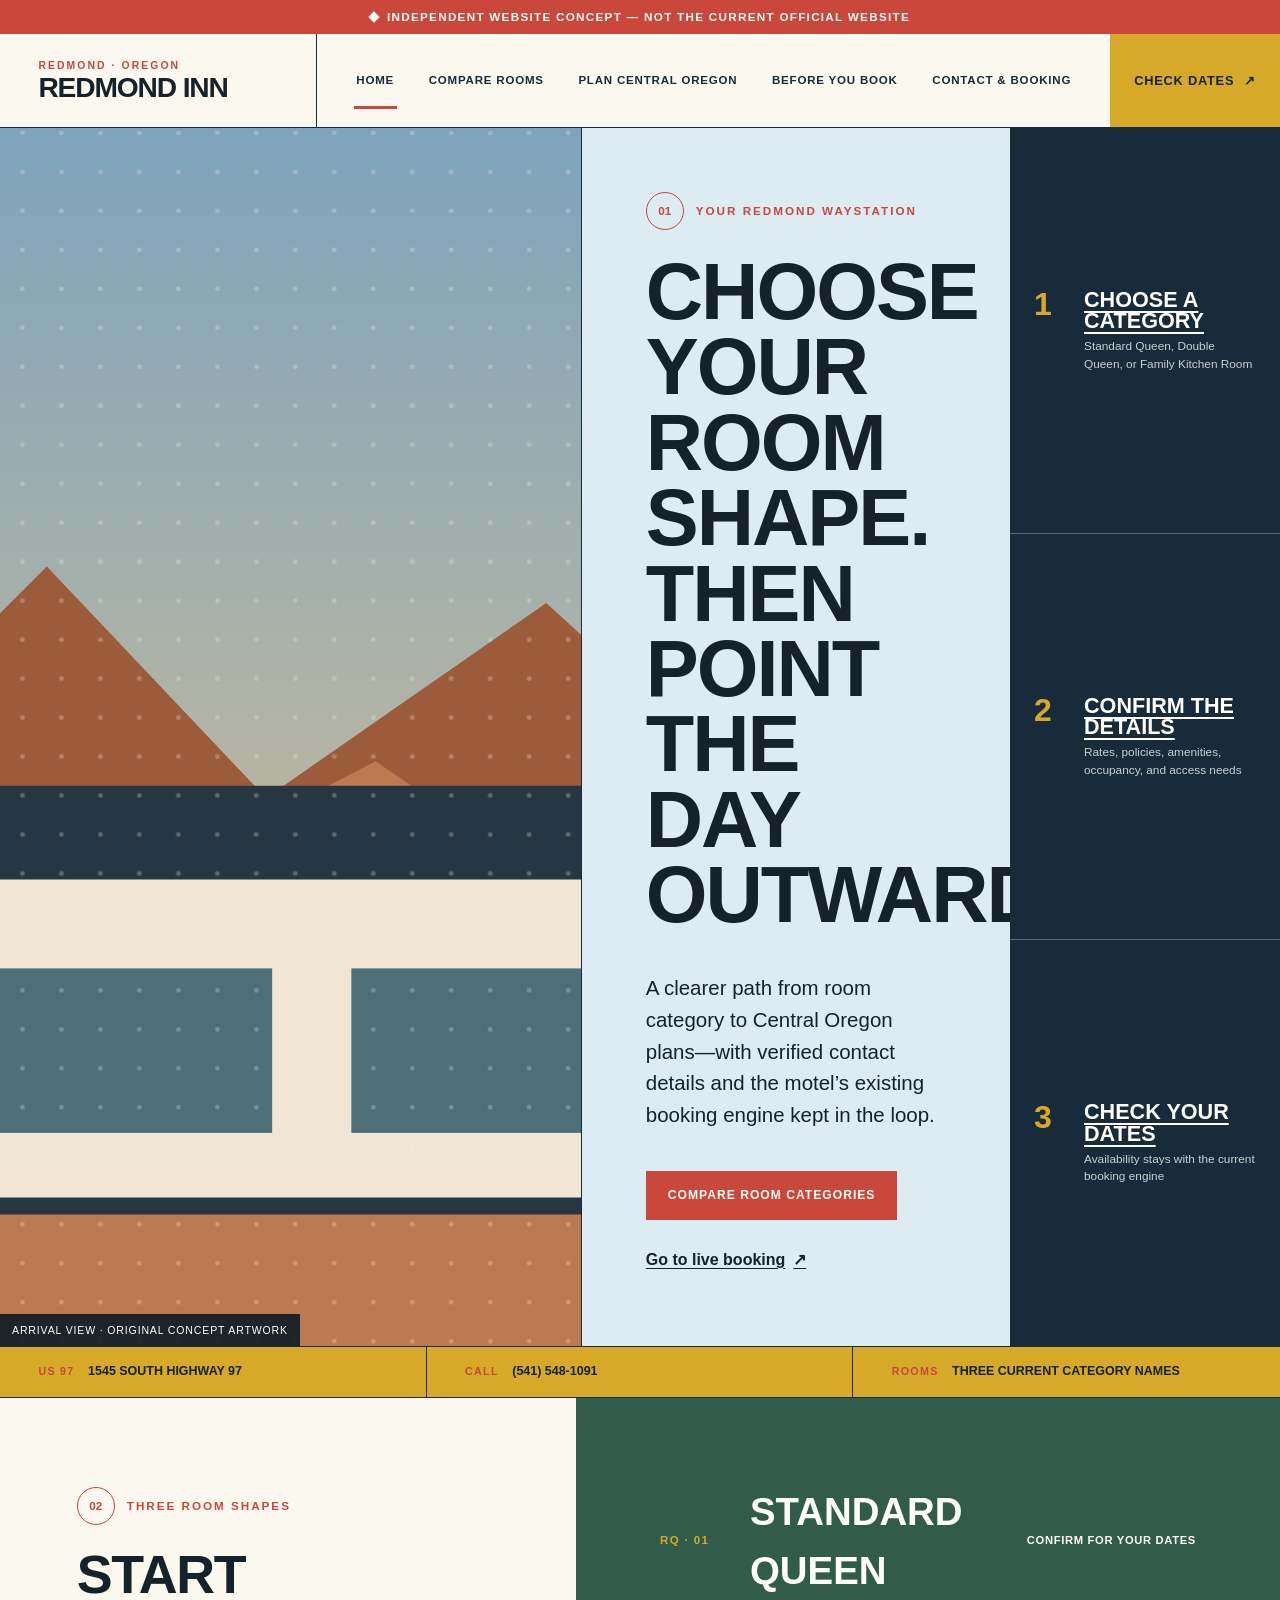
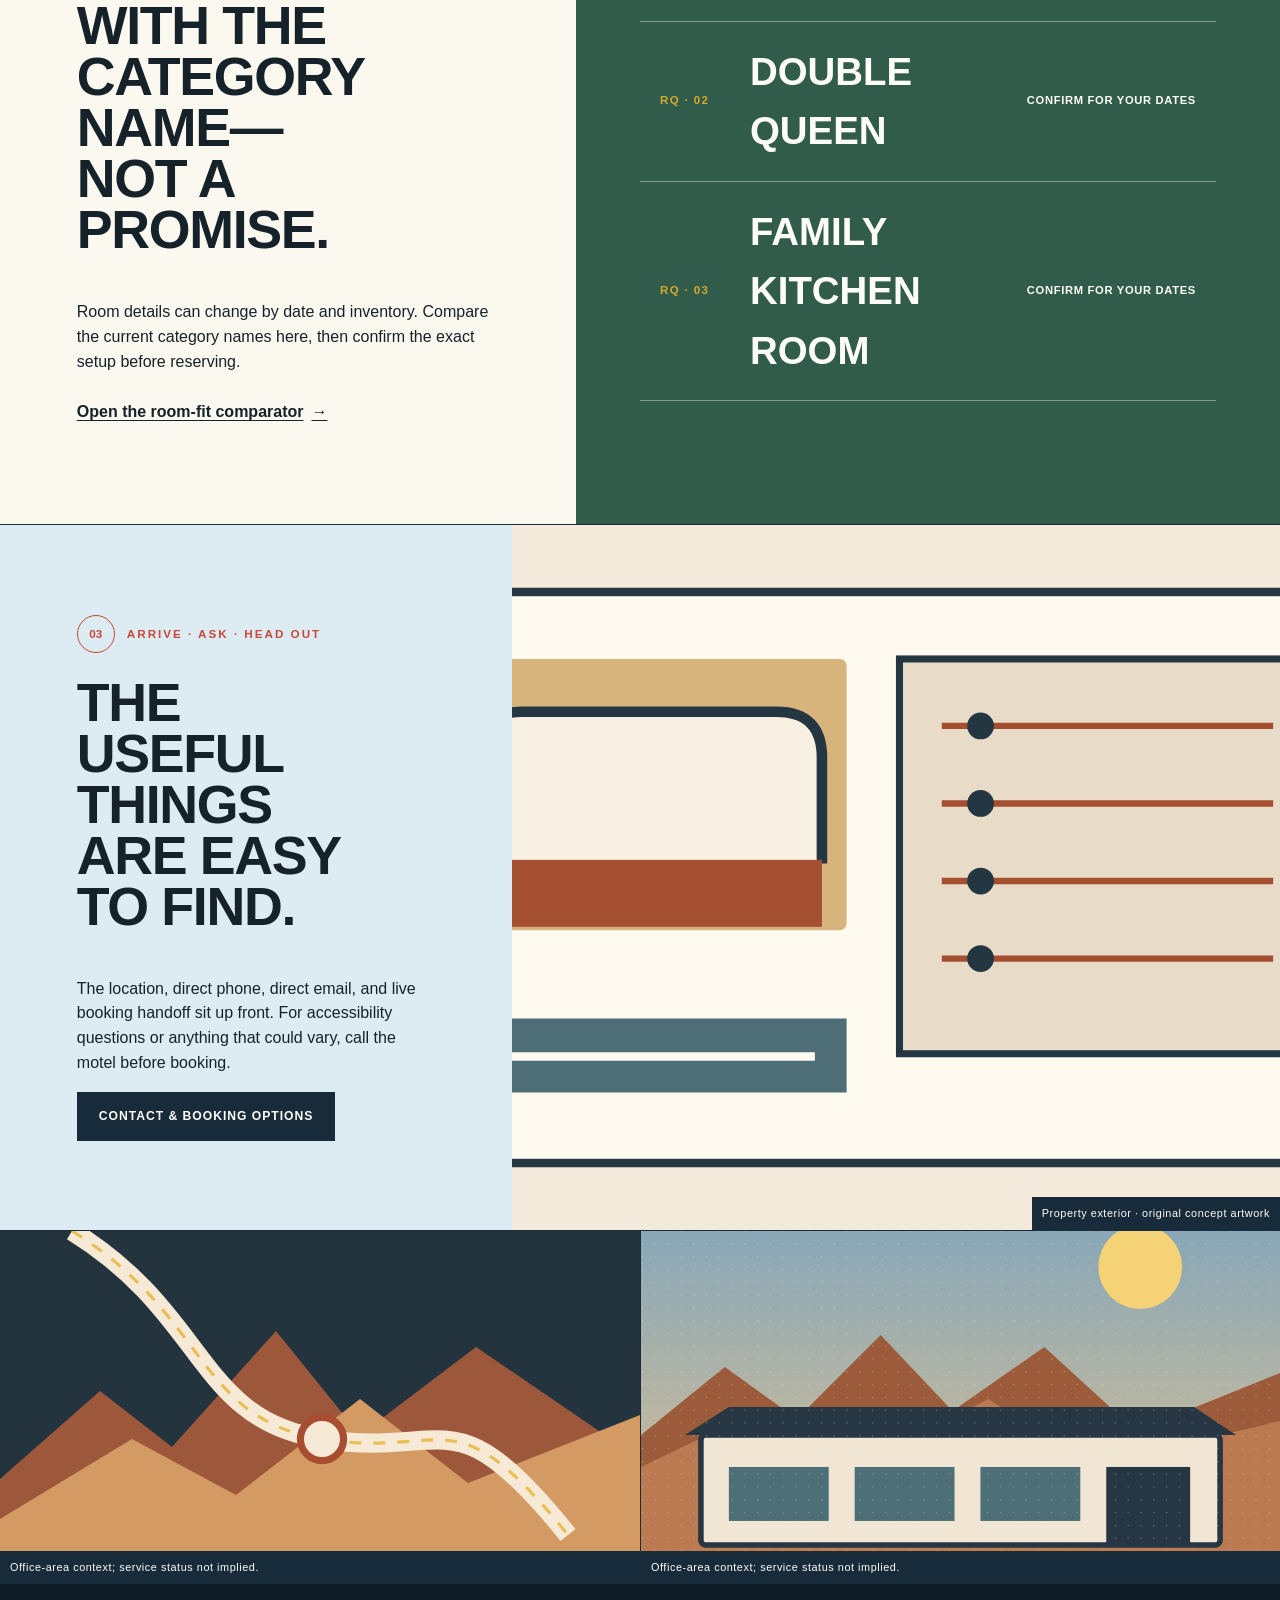
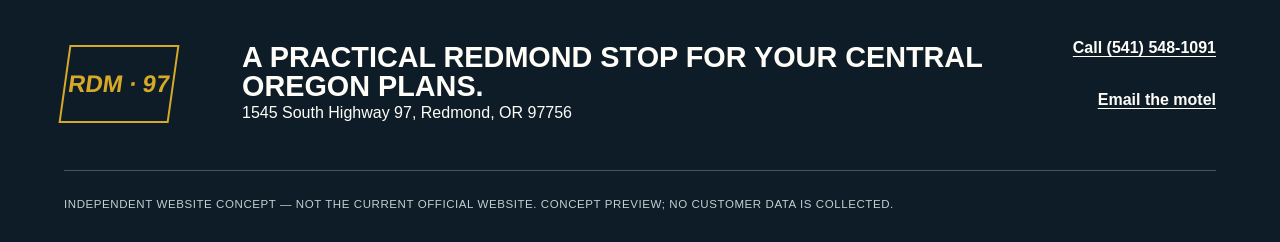
<file: index.html>
<!doctype html>
<html lang="en">
<head>
  <meta charset="utf-8">
  <meta name="viewport" content="width=device-width, initial-scale=1">
  <meta name="robots" content="noindex, nofollow, noarchive">
  <meta name="googlebot" content="noindex, nofollow, noarchive">
  <meta name="referrer" content="no-referrer">
  <meta http-equiv="X-UA-Compatible" content="IE=edge">
  <title>Redmond Inn | Independent Concept Preview</title>
  <meta name="description" content="Independent, nonfunctional website concept for Redmond Inn in Redmond, Oregon.">
  <link rel="stylesheet" href="./assets/styles.css">
</head>
<body data-route="home">
  
    <a class="skip-link" href="#main-content">Skip to main content</a>
    <div class="concept-strip"><span class="concept-dot" aria-hidden="true"></span>Independent website concept — not the current official website</div>
    <header class="site-header">
      <a class="brand" href="./index.html" aria-label="Redmond Inn concept home">
        <span class="brand-kicker">Redmond · Oregon</span>
        <span class="brand-name">Redmond Inn</span>
      </a>
      <button class="nav-toggle" type="button" aria-expanded="false" aria-controls="primary-nav"><span>Menu</span><span class="nav-toggle-mark" aria-hidden="true">+</span></button>
      <nav class="primary-nav" id="primary-nav" aria-label="Primary navigation"><a href="./index.html" aria-current="page">Home</a><a href="./compare-rooms/index.html">Compare Rooms</a><a href="./plan-central-oregon/index.html">Plan Central Oregon</a><a href="./before-you-book/index.html">Before You Book</a><a href="./contact-booking/index.html">Contact & Booking</a></nav>
      <a class="header-book" href="https://live.ipms247.com/booking/book-rooms-redmondinn">Check dates <span aria-hidden="true">↗</span></a>
    </header>
  <main id="main-content">
    <section class="home-masthead" aria-labelledby="home-title">
      <div class="masthead-photo">
        <img class="hero-image" src="assets/public-art/desert-waystation.svg" alt="Redmond Inn motel exterior and roadside sign" loading="lazy" decoding="async">
        <p class="photo-label">Arrival view · original concept artwork</p>
      </div>
      <div class="masthead-copy">
        <p class="route-eyebrow"><span>01</span>Your Redmond waystation</p>
        <h1 id="home-title">Choose your room shape. Then point the day outward.</h1>
        <p class="lede">A clearer path from room category to Central Oregon plans—with verified contact details and the motel’s existing booking engine kept in the loop.</p>
        <div class="masthead-actions">
          <a class="button button-primary" href="./compare-rooms/index.html">Compare room categories</a>
          <a class="text-link" href="https://live.ipms247.com/booking/book-rooms-redmondinn">Go to live booking <span aria-hidden="true">↗</span></a>
        </div>
      </div>
      <aside class="decision-rail" aria-label="Three-step booking path">
        <ol>
          <li><span>1</span><a href="./compare-rooms/index.html">Choose a category</a><small>Standard Queen, Double Queen, or Family Kitchen Room</small></li>
          <li><span>2</span><a href="./before-you-book/index.html">Confirm the details</a><small>Rates, policies, amenities, occupancy, and access needs</small></li>
          <li><span>3</span><a href="https://live.ipms247.com/booking/book-rooms-redmondinn">Check your dates</a><small>Availability stays with the current booking engine</small></li>
        </ol>
      </aside>
    </section>

    <section class="route-band" aria-label="Verified motel details">
      <p><span>US 97</span> 1545 South Highway 97</p>
      <p><span>Call</span> (541) 548-1091</p>
      <p><span>Rooms</span> Three current category names</p>
    </section>

    <section class="home-rooms content-grid" aria-labelledby="room-shapes-title">
      <div class="section-intro">
        <p class="route-eyebrow"><span>02</span>Three room shapes</p>
        <h2 id="room-shapes-title">Start with the category name—not a promise.</h2>
        <p>Room details can change by date and inventory. Compare the current category names here, then confirm the exact setup before reserving.</p>
        <a class="text-link" href="./compare-rooms/index.html">Open the room-fit comparator <span aria-hidden="true">→</span></a>
      </div>
      <div class="room-key-stack" aria-label="Current room categories">
        <a href="./compare-rooms/index.html#standard-queen"><span>RQ · 01</span><strong>Standard Queen</strong><em>Confirm for your dates</em></a>
        <a href="./compare-rooms/index.html#double-queen"><span>RQ · 02</span><strong>Double Queen</strong><em>Confirm for your dates</em></a>
        <a href="./compare-rooms/index.html#family-kitchen"><span>RQ · 03</span><strong>Family Kitchen Room</strong><em>Confirm for your dates</em></a>
      </div>
    </section>

    <section class="arrival-story" aria-labelledby="arrival-title">
      <div class="arrival-copy">
        <p class="route-eyebrow"><span>03</span>Arrive · ask · head out</p>
        <h2 id="arrival-title">The useful things are easy to find.</h2>
        <p>The location, direct phone, direct email, and live booking handoff sit up front. For accessibility questions or anything that could vary, call the motel before booking.</p>
        <a class="button button-dark" href="./contact-booking/index.html">Contact & booking options</a>
      </div>
      <figure class="arrival-wide">
        <img class="wide-image" src="assets/public-art/room-ledger.svg" alt="Long exterior view of the two-story Redmond Inn motel" loading="lazy" decoding="async">
        <figcaption>Property exterior · original concept artwork</figcaption>
      </figure>
      <div class="office-pair">
        <figure><img class="" src="assets/public-art/central-oregon-route.svg" alt="Redmond Inn office area with counter and tables" loading="lazy" decoding="async"><figcaption>Office-area context; service status not implied.</figcaption></figure>
        <figure><img class="" src="assets/public-art/desert-waystation.svg" alt="Redmond Inn office seating area near the entrance" loading="lazy" decoding="async"><figcaption>Office-area context; service status not implied.</figcaption></figure>
      </div>
    </section></main>
  
    <footer class="site-footer">
      <div class="footer-marker" aria-hidden="true">RDM · 97</div>
      <div>
        <p class="footer-title">A practical Redmond stop for your Central Oregon plans.</p>
        <p>1545 South Highway 97, Redmond, OR 97756</p>
      </div>
      <div class="footer-actions">
        <a href="tel:+15415481091">Call (541) 548-1091</a>
        <a href="mailto:redmond_inn@yahoo.com">Email the motel</a>
      </div>
      <p class="footer-concept">Independent website concept — not the current official website. Concept preview; no customer data is collected.</p>
    </footer>
    <script src="./assets/site.js" defer></script>
</body>
</html>
</file>
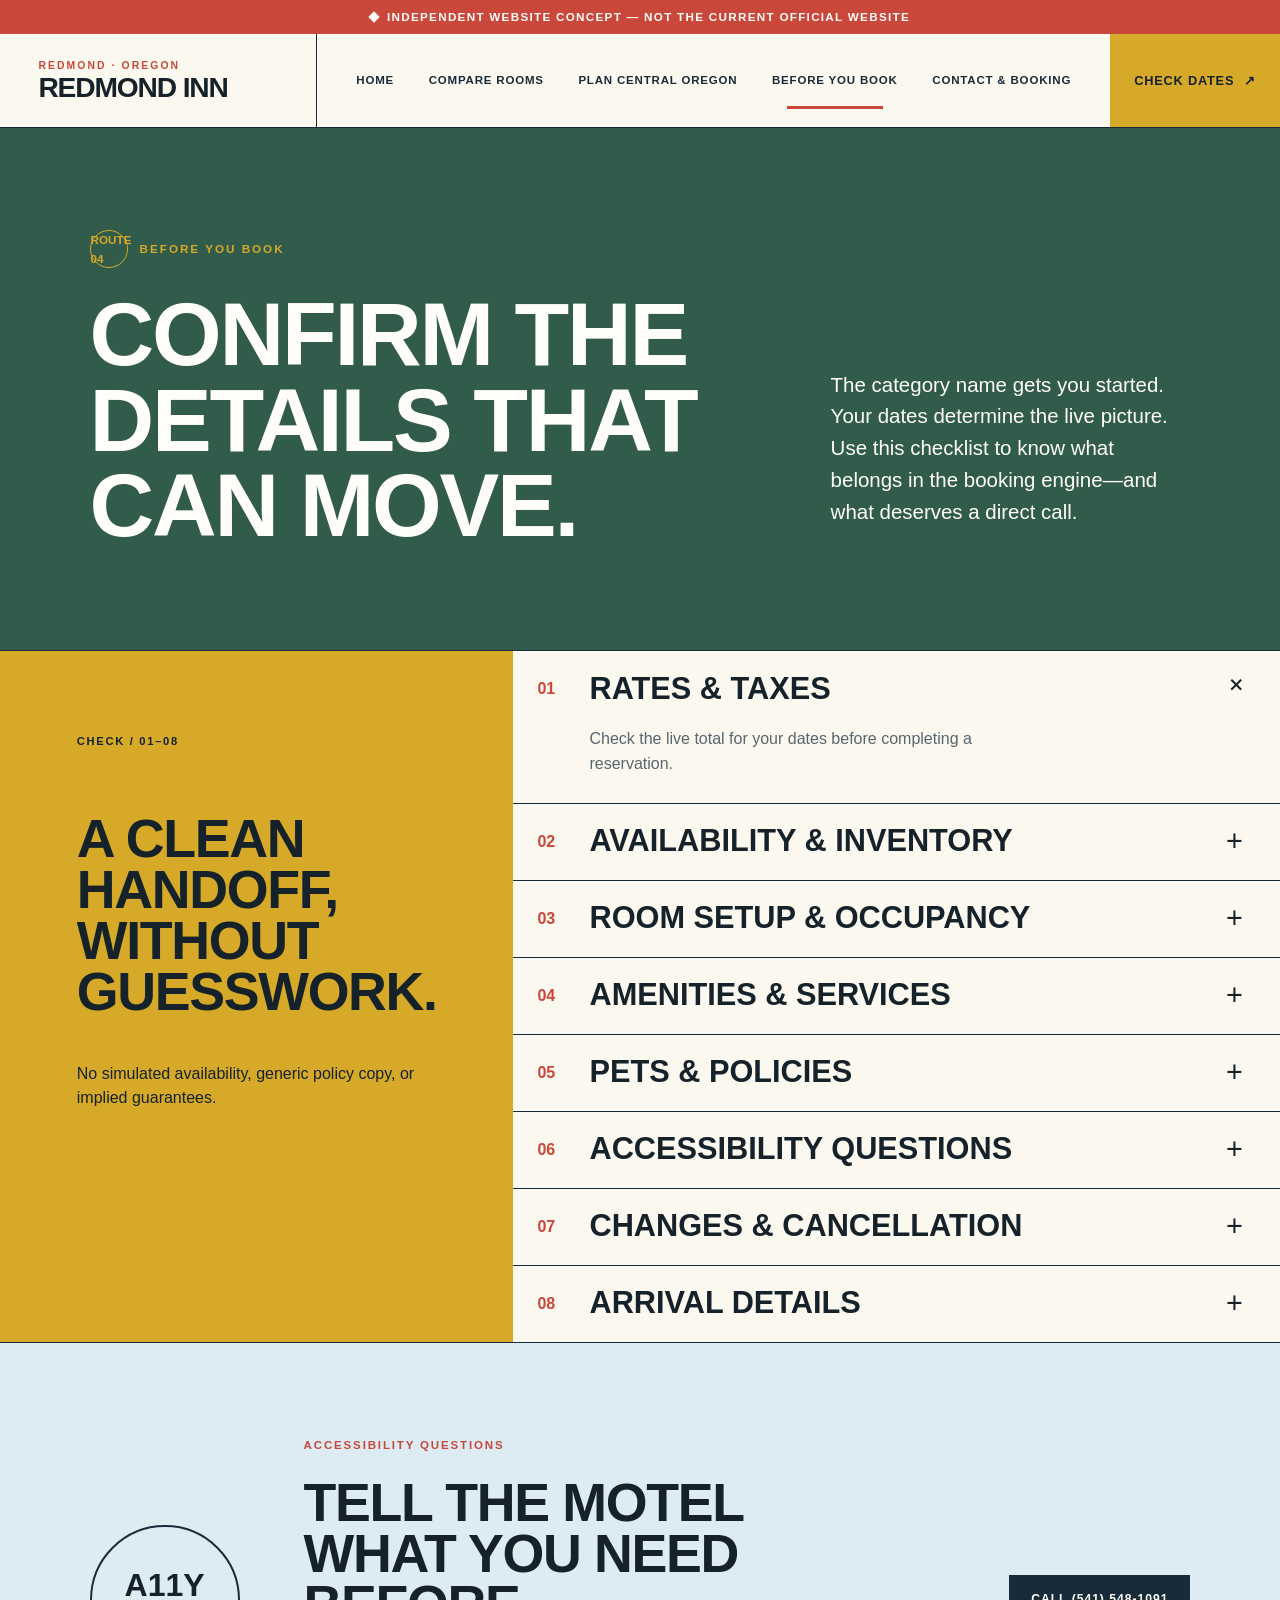
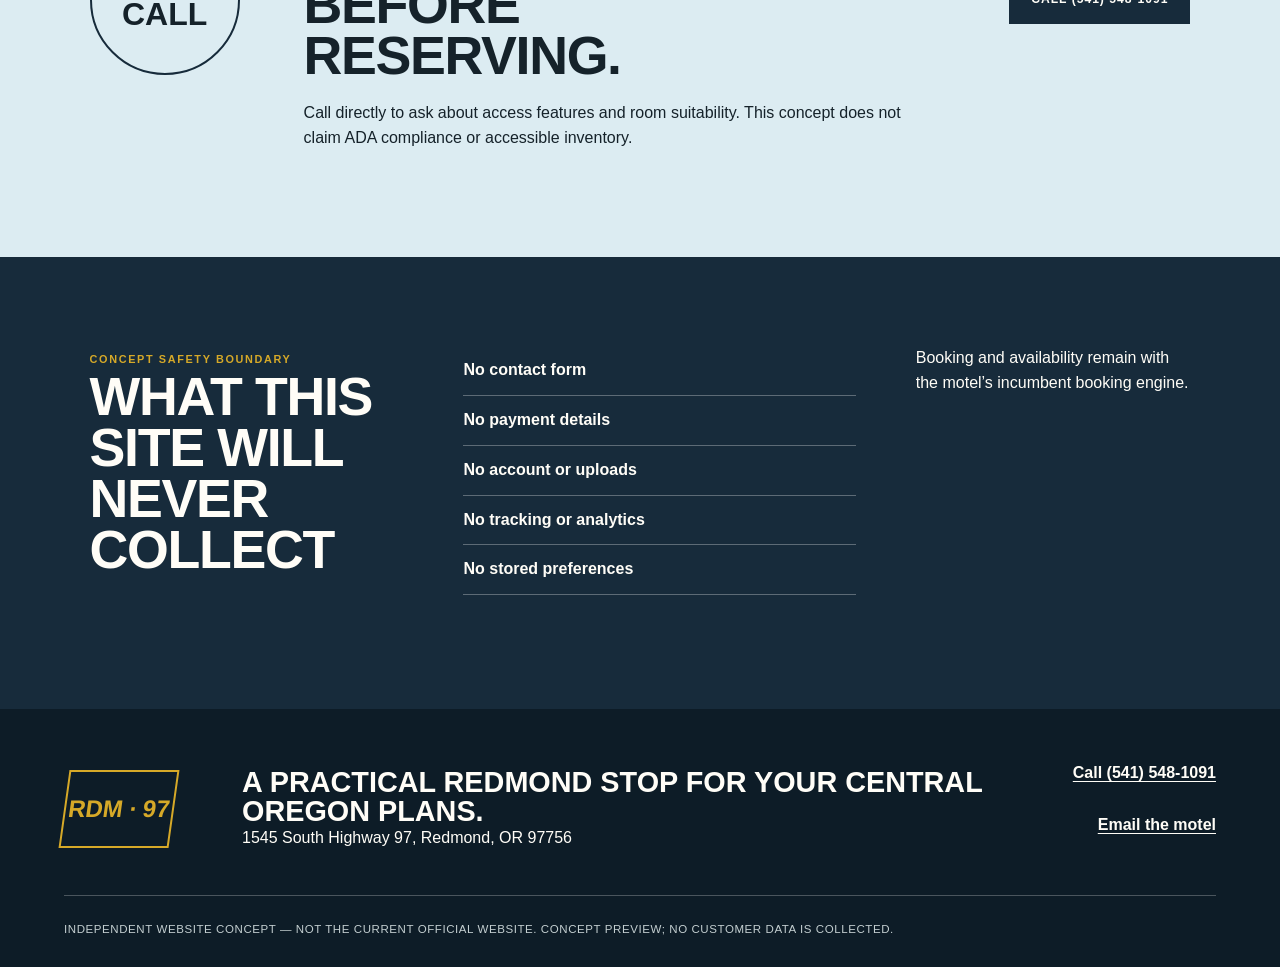
<file: before-you-book/index.html>
<!doctype html>
<html lang="en">
<head>
  <meta charset="utf-8">
  <meta name="viewport" content="width=device-width, initial-scale=1">
  <meta name="robots" content="noindex, nofollow, noarchive">
  <meta name="googlebot" content="noindex, nofollow, noarchive">
  <meta name="referrer" content="no-referrer">
  <meta http-equiv="X-UA-Compatible" content="IE=edge">
  <title>Before You Book | Redmond Inn Concept Preview</title>
  <meta name="description" content="A fact-safe checklist for confirming mutable room, policy, rate, and accessibility details.">
  <link rel="stylesheet" href="../assets/styles.css">
</head>
<body data-route="before">
  
    <a class="skip-link" href="#main-content">Skip to main content</a>
    <div class="concept-strip"><span class="concept-dot" aria-hidden="true"></span>Independent website concept — not the current official website</div>
    <header class="site-header">
      <a class="brand" href="../index.html" aria-label="Redmond Inn concept home">
        <span class="brand-kicker">Redmond · Oregon</span>
        <span class="brand-name">Redmond Inn</span>
      </a>
      <button class="nav-toggle" type="button" aria-expanded="false" aria-controls="primary-nav"><span>Menu</span><span class="nav-toggle-mark" aria-hidden="true">+</span></button>
      <nav class="primary-nav" id="primary-nav" aria-label="Primary navigation"><a href="../index.html">Home</a><a href="../compare-rooms/index.html">Compare Rooms</a><a href="../plan-central-oregon/index.html">Plan Central Oregon</a><a href="../before-you-book/index.html" aria-current="page">Before You Book</a><a href="../contact-booking/index.html">Contact & Booking</a></nav>
      <a class="header-book" href="https://live.ipms247.com/booking/book-rooms-redmondinn">Check dates <span aria-hidden="true">↗</span></a>
    </header>
  <main id="main-content">
    <section class="page-heading before-heading">
      <div>
        <p class="route-eyebrow"><span>Route 04</span>Before you book</p>
        <h1>Confirm the details that can move.</h1>
      </div>
      <p class="lede">The category name gets you started. Your dates determine the live picture. Use this checklist to know what belongs in the booking engine—and what deserves a direct call.</p>
    </section>

    <section class="confirmation-board" aria-labelledby="confirm-title">
      <div class="board-intro"><span>Check / 01–08</span><h2 id="confirm-title">A clean handoff, without guesswork.</h2><p>No simulated availability, generic policy copy, or implied guarantees.</p></div>
      <div class="confirmation-list">
        <details open><summary><span>01</span>Rates & taxes<b aria-hidden="true">+</b></summary><p>Check the live total for your dates before completing a reservation.</p></details><details><summary><span>02</span>Availability & inventory<b aria-hidden="true">+</b></summary><p>Use the current booking engine; this concept does not display live rooms.</p></details><details><summary><span>03</span>Room setup & occupancy<b aria-hidden="true">+</b></summary><p>Confirm exact beds, guest limits, and room configuration for the selected dates.</p></details><details><summary><span>04</span>Amenities & services<b aria-hidden="true">+</b></summary><p>Ask about any amenity or service essential to your stay; status is not promised here.</p></details><details><summary><span>05</span>Pets & policies<b aria-hidden="true">+</b></summary><p>Confirm eligibility, terms, charges, and other policies before booking.</p></details><details><summary><span>06</span>Accessibility questions<b aria-hidden="true">+</b></summary><p>Call the motel directly to discuss your needs; no compliance or accessible-inventory claim is made.</p></details><details><summary><span>07</span>Changes & cancellation<b aria-hidden="true">+</b></summary><p>Review the terms shown during booking for your selected rate and dates.</p></details><details><summary><span>08</span>Arrival details<b aria-hidden="true">+</b></summary><p>Confirm any timing or arrival question directly with the motel.</p></details>
      </div>
    </section>

    <section class="call-path" aria-labelledby="access-title">
      <div class="call-path-marker" aria-hidden="true">A11Y<br>CALL</div>
      <div><span class="topo-label">Accessibility questions</span><h2 id="access-title">Tell the motel what you need before reserving.</h2><p>Call directly to ask about access features and room suitability. This concept does not claim ADA compliance or accessible inventory.</p></div>
      <a class="button button-dark" href="tel:+15415481091">Call (541) 548-1091</a>
    </section>

    <section class="booking-boundary">
      <div><span>Concept safety boundary</span><h2>What this site will never collect</h2></div>
      <ul><li>No contact form</li><li>No payment details</li><li>No account or uploads</li><li>No tracking or analytics</li><li>No stored preferences</li></ul>
      <p>Booking and availability remain with the motel’s incumbent booking engine.</p>
    </section></main>
  
    <footer class="site-footer">
      <div class="footer-marker" aria-hidden="true">RDM · 97</div>
      <div>
        <p class="footer-title">A practical Redmond stop for your Central Oregon plans.</p>
        <p>1545 South Highway 97, Redmond, OR 97756</p>
      </div>
      <div class="footer-actions">
        <a href="tel:+15415481091">Call (541) 548-1091</a>
        <a href="mailto:redmond_inn@yahoo.com">Email the motel</a>
      </div>
      <p class="footer-concept">Independent website concept — not the current official website. Concept preview; no customer data is collected.</p>
    </footer>
    <script src="../assets/site.js" defer></script>
</body>
</html>
</file>
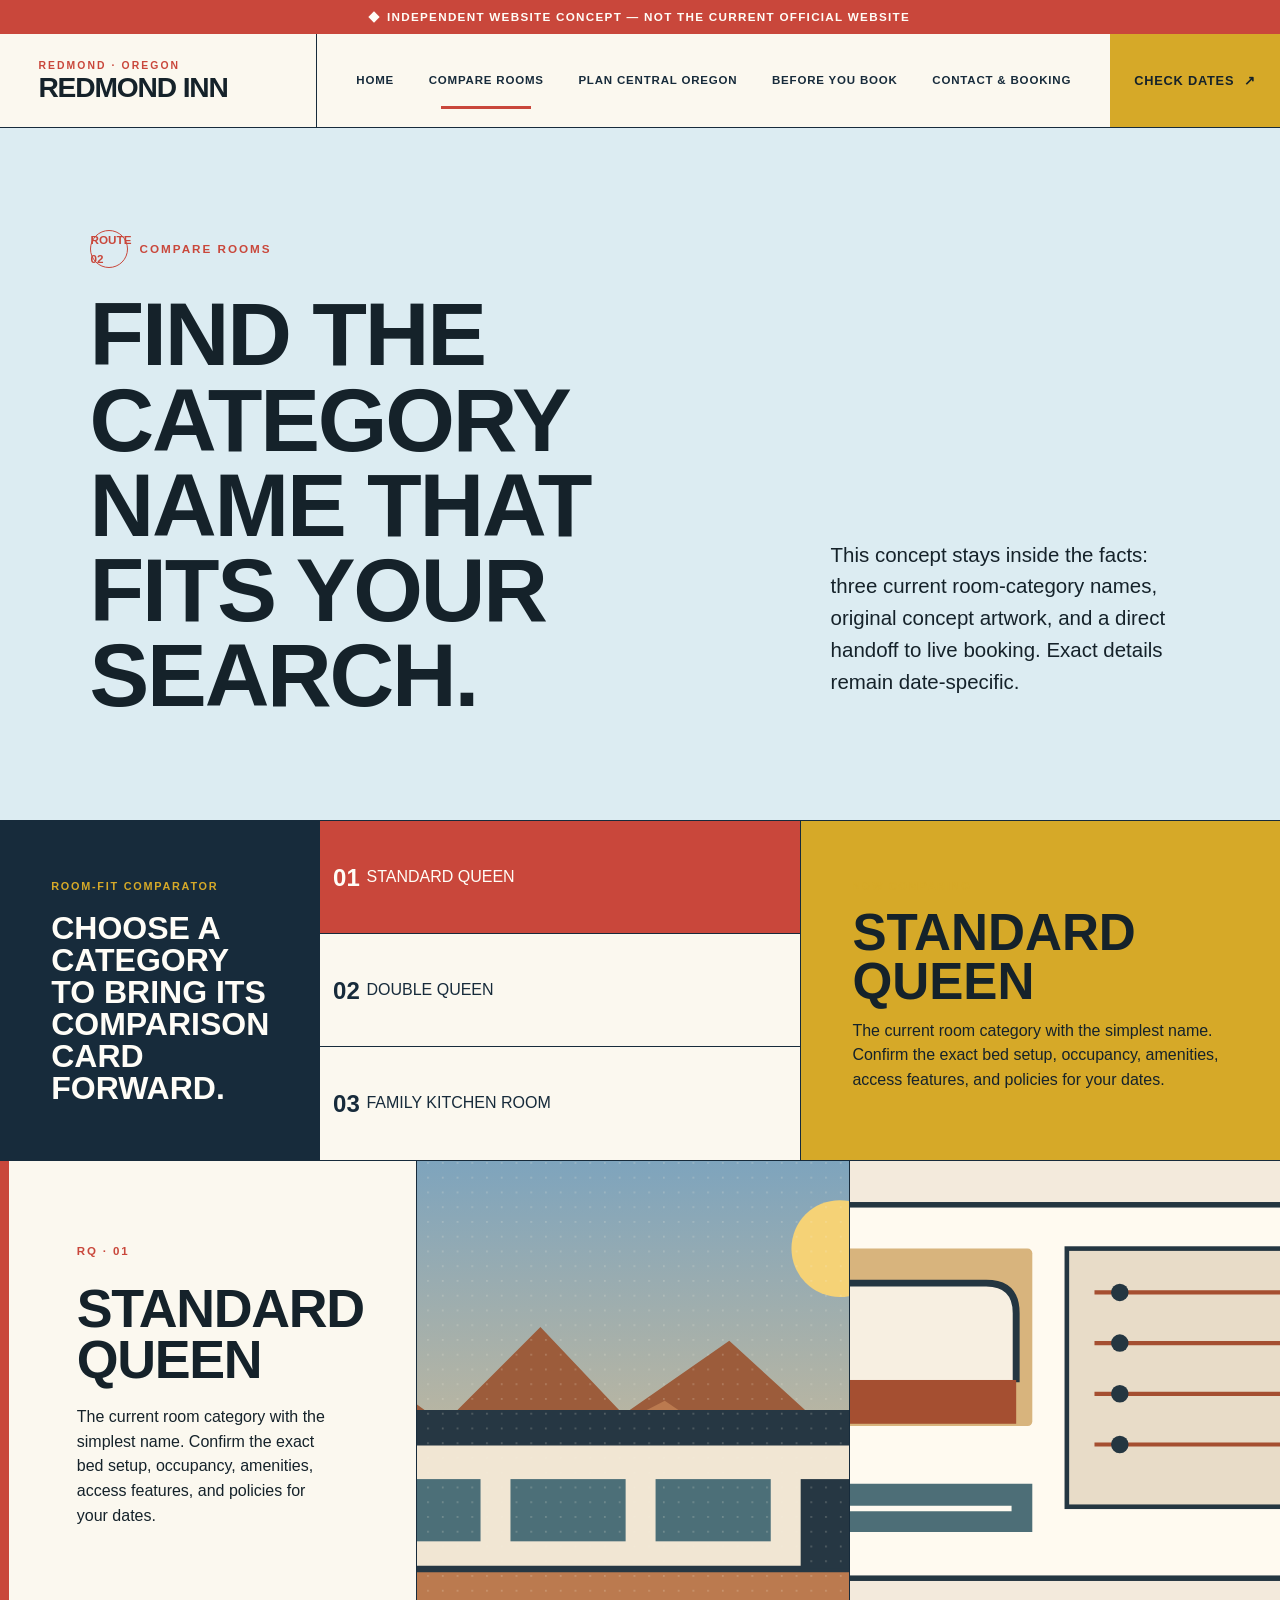
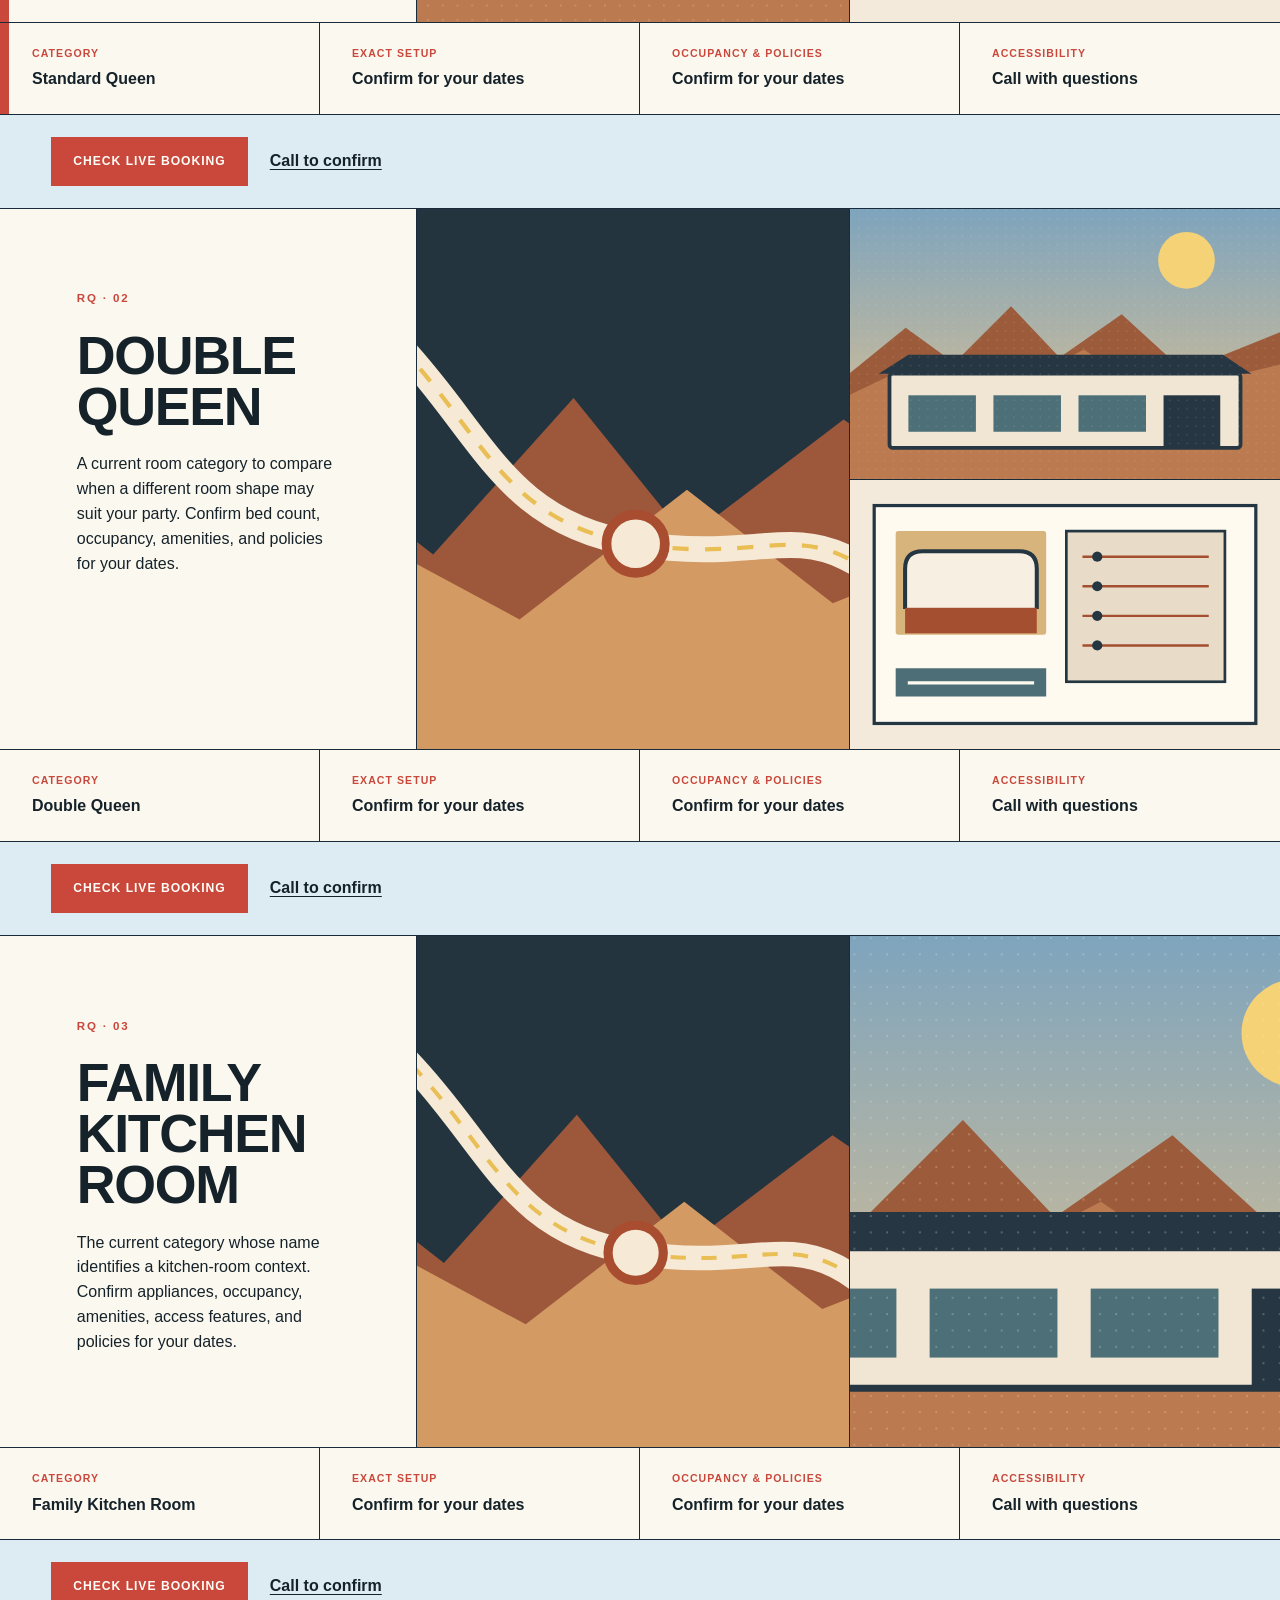
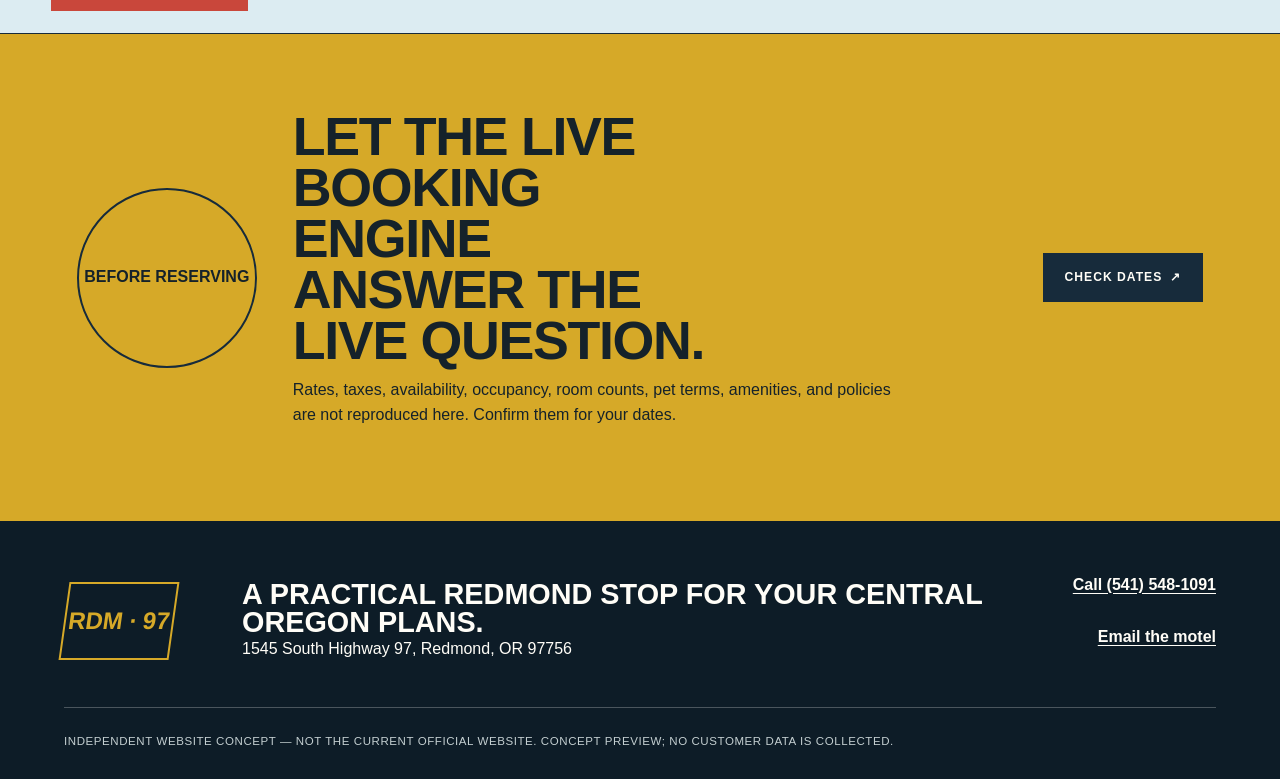
<file: compare-rooms/index.html>
<!doctype html>
<html lang="en">
<head>
  <meta charset="utf-8">
  <meta name="viewport" content="width=device-width, initial-scale=1">
  <meta name="robots" content="noindex, nofollow, noarchive">
  <meta name="googlebot" content="noindex, nofollow, noarchive">
  <meta name="referrer" content="no-referrer">
  <meta http-equiv="X-UA-Compatible" content="IE=edge">
  <title>Compare Rooms | Redmond Inn Concept Preview</title>
  <meta name="description" content="Compare the current Redmond Inn room category names, then confirm exact details for your dates.">
  <link rel="stylesheet" href="../assets/styles.css">
</head>
<body data-route="rooms">
  
    <a class="skip-link" href="#main-content">Skip to main content</a>
    <div class="concept-strip"><span class="concept-dot" aria-hidden="true"></span>Independent website concept — not the current official website</div>
    <header class="site-header">
      <a class="brand" href="../index.html" aria-label="Redmond Inn concept home">
        <span class="brand-kicker">Redmond · Oregon</span>
        <span class="brand-name">Redmond Inn</span>
      </a>
      <button class="nav-toggle" type="button" aria-expanded="false" aria-controls="primary-nav"><span>Menu</span><span class="nav-toggle-mark" aria-hidden="true">+</span></button>
      <nav class="primary-nav" id="primary-nav" aria-label="Primary navigation"><a href="../index.html">Home</a><a href="../compare-rooms/index.html" aria-current="page">Compare Rooms</a><a href="../plan-central-oregon/index.html">Plan Central Oregon</a><a href="../before-you-book/index.html">Before You Book</a><a href="../contact-booking/index.html">Contact & Booking</a></nav>
      <a class="header-book" href="https://live.ipms247.com/booking/book-rooms-redmondinn">Check dates <span aria-hidden="true">↗</span></a>
    </header>
  <main id="main-content">
    <section class="page-heading rooms-heading">
      <div>
        <p class="route-eyebrow"><span>Route 02</span>Compare rooms</p>
        <h1>Find the category name that fits your search.</h1>
      </div>
      <p class="lede">This concept stays inside the facts: three current room-category names, original concept artwork, and a direct handoff to live booking. Exact details remain date-specific.</p>
    </section>

    <section class="comparator" aria-labelledby="comparator-title">
      <div class="comparator-label"><span>Room-fit comparator</span><p id="comparator-title">Choose a category to bring its comparison card forward.</p></div>
      <div class="comparator-controls" role="toolbar" aria-label="Choose a room category">
        <button type="button" data-room-select="standard-queen" aria-pressed="true"><span>01</span>Standard Queen</button><button type="button" data-room-select="double-queen" aria-pressed="false"><span>02</span>Double Queen</button><button type="button" data-room-select="family-kitchen" aria-pressed="false"><span>03</span>Family Kitchen Room</button>
      </div>
      <div class="comparator-result" aria-live="polite"><span>Now comparing</span><strong data-comparator-name>Standard Queen</strong><p data-comparator-copy>The current room category with the simplest name. Confirm the exact bed setup, occupancy, amenities, access features, and policies for your dates.</p></div>
    </section>

    <section class="room-list" aria-label="Room category details">
    <article class="room-card" id="standard-queen" data-room-card="standard-queen">
      <div class="room-card-heading"><span class="room-number">RQ · 01</span><h2>Standard Queen</h2><p>The current room category with the simplest name. Confirm the exact bed setup, occupancy, amenities, access features, and policies for your dates.</p></div>
      <div class="room-gallery room-gallery-2">
        <img class="" src="../assets/public-art/desert-waystation.svg" alt="Standard Queen room-category reference showing bed, television, table, and doorway" loading="lazy" decoding="async"><img class="" src="../assets/public-art/room-ledger.svg" alt="Standard Queen room-category reference showing bed, window, and small table" loading="lazy" decoding="async">
      </div>
      <dl class="confirm-grid">
        <div><dt>Category</dt><dd>Standard Queen</dd></div>
        <div><dt>Exact setup</dt><dd>Confirm for your dates</dd></div>
        <div><dt>Occupancy & policies</dt><dd>Confirm for your dates</dd></div>
        <div><dt>Accessibility</dt><dd>Call with questions</dd></div>
      </dl>
      <div class="card-actions"><a class="button button-primary" href="https://live.ipms247.com/booking/book-rooms-redmondinn">Check live booking</a><a class="text-link" href="tel:+15415481091">Call to confirm</a></div>
    </article>
    <article class="room-card" id="double-queen" data-room-card="double-queen">
      <div class="room-card-heading"><span class="room-number">RQ · 02</span><h2>Double Queen</h2><p>A current room category to compare when a different room shape may suit your party. Confirm bed count, occupancy, amenities, and policies for your dates.</p></div>
      <div class="room-gallery room-gallery-3">
        <img class="" src="../assets/public-art/central-oregon-route.svg" alt="Double Queen room-category reference with beds and seating" loading="lazy" decoding="async"><img class="" src="../assets/public-art/desert-waystation.svg" alt="Double Queen room-category reference with beds and room entrance" loading="lazy" decoding="async"><img class="" src="../assets/public-art/room-ledger.svg" alt="Double Queen room-category reference with beds and window" loading="lazy" decoding="async">
      </div>
      <dl class="confirm-grid">
        <div><dt>Category</dt><dd>Double Queen</dd></div>
        <div><dt>Exact setup</dt><dd>Confirm for your dates</dd></div>
        <div><dt>Occupancy & policies</dt><dd>Confirm for your dates</dd></div>
        <div><dt>Accessibility</dt><dd>Call with questions</dd></div>
      </dl>
      <div class="card-actions"><a class="button button-primary" href="https://live.ipms247.com/booking/book-rooms-redmondinn">Check live booking</a><a class="text-link" href="tel:+15415481091">Call to confirm</a></div>
    </article>
    <article class="room-card" id="family-kitchen" data-room-card="family-kitchen">
      <div class="room-card-heading"><span class="room-number">RQ · 03</span><h2>Family Kitchen Room</h2><p>The current category whose name identifies a kitchen-room context. Confirm appliances, occupancy, amenities, access features, and policies for your dates.</p></div>
      <div class="room-gallery room-gallery-2">
        <img class="" src="../assets/public-art/central-oregon-route.svg" alt="Family Kitchen Room reference with kitchen area, table, and sleeping area" loading="lazy" decoding="async"><img class="" src="../assets/public-art/desert-waystation.svg" alt="Family Kitchen Room reference showing kitchen counters and appliances" loading="lazy" decoding="async">
      </div>
      <dl class="confirm-grid">
        <div><dt>Category</dt><dd>Family Kitchen Room</dd></div>
        <div><dt>Exact setup</dt><dd>Confirm for your dates</dd></div>
        <div><dt>Occupancy & policies</dt><dd>Confirm for your dates</dd></div>
        <div><dt>Accessibility</dt><dd>Call with questions</dd></div>
      </dl>
      <div class="card-actions"><a class="button button-primary" href="https://live.ipms247.com/booking/book-rooms-redmondinn">Check live booking</a><a class="text-link" href="tel:+15415481091">Call to confirm</a></div>
    </article></section>

    <aside class="truth-callout">
      <span class="truth-marker">Before reserving</span>
      <div><h2>Let the live booking engine answer the live question.</h2><p>Rates, taxes, availability, occupancy, room counts, pet terms, amenities, and policies are not reproduced here. Confirm them for your dates.</p></div>
      <a class="button button-dark" href="https://live.ipms247.com/booking/book-rooms-redmondinn">Check dates <span aria-hidden="true">↗</span></a>
    </aside></main>
  
    <footer class="site-footer">
      <div class="footer-marker" aria-hidden="true">RDM · 97</div>
      <div>
        <p class="footer-title">A practical Redmond stop for your Central Oregon plans.</p>
        <p>1545 South Highway 97, Redmond, OR 97756</p>
      </div>
      <div class="footer-actions">
        <a href="tel:+15415481091">Call (541) 548-1091</a>
        <a href="mailto:redmond_inn@yahoo.com">Email the motel</a>
      </div>
      <p class="footer-concept">Independent website concept — not the current official website. Concept preview; no customer data is collected.</p>
    </footer>
    <script src="../assets/site.js" defer></script>
</body>
</html>
</file>
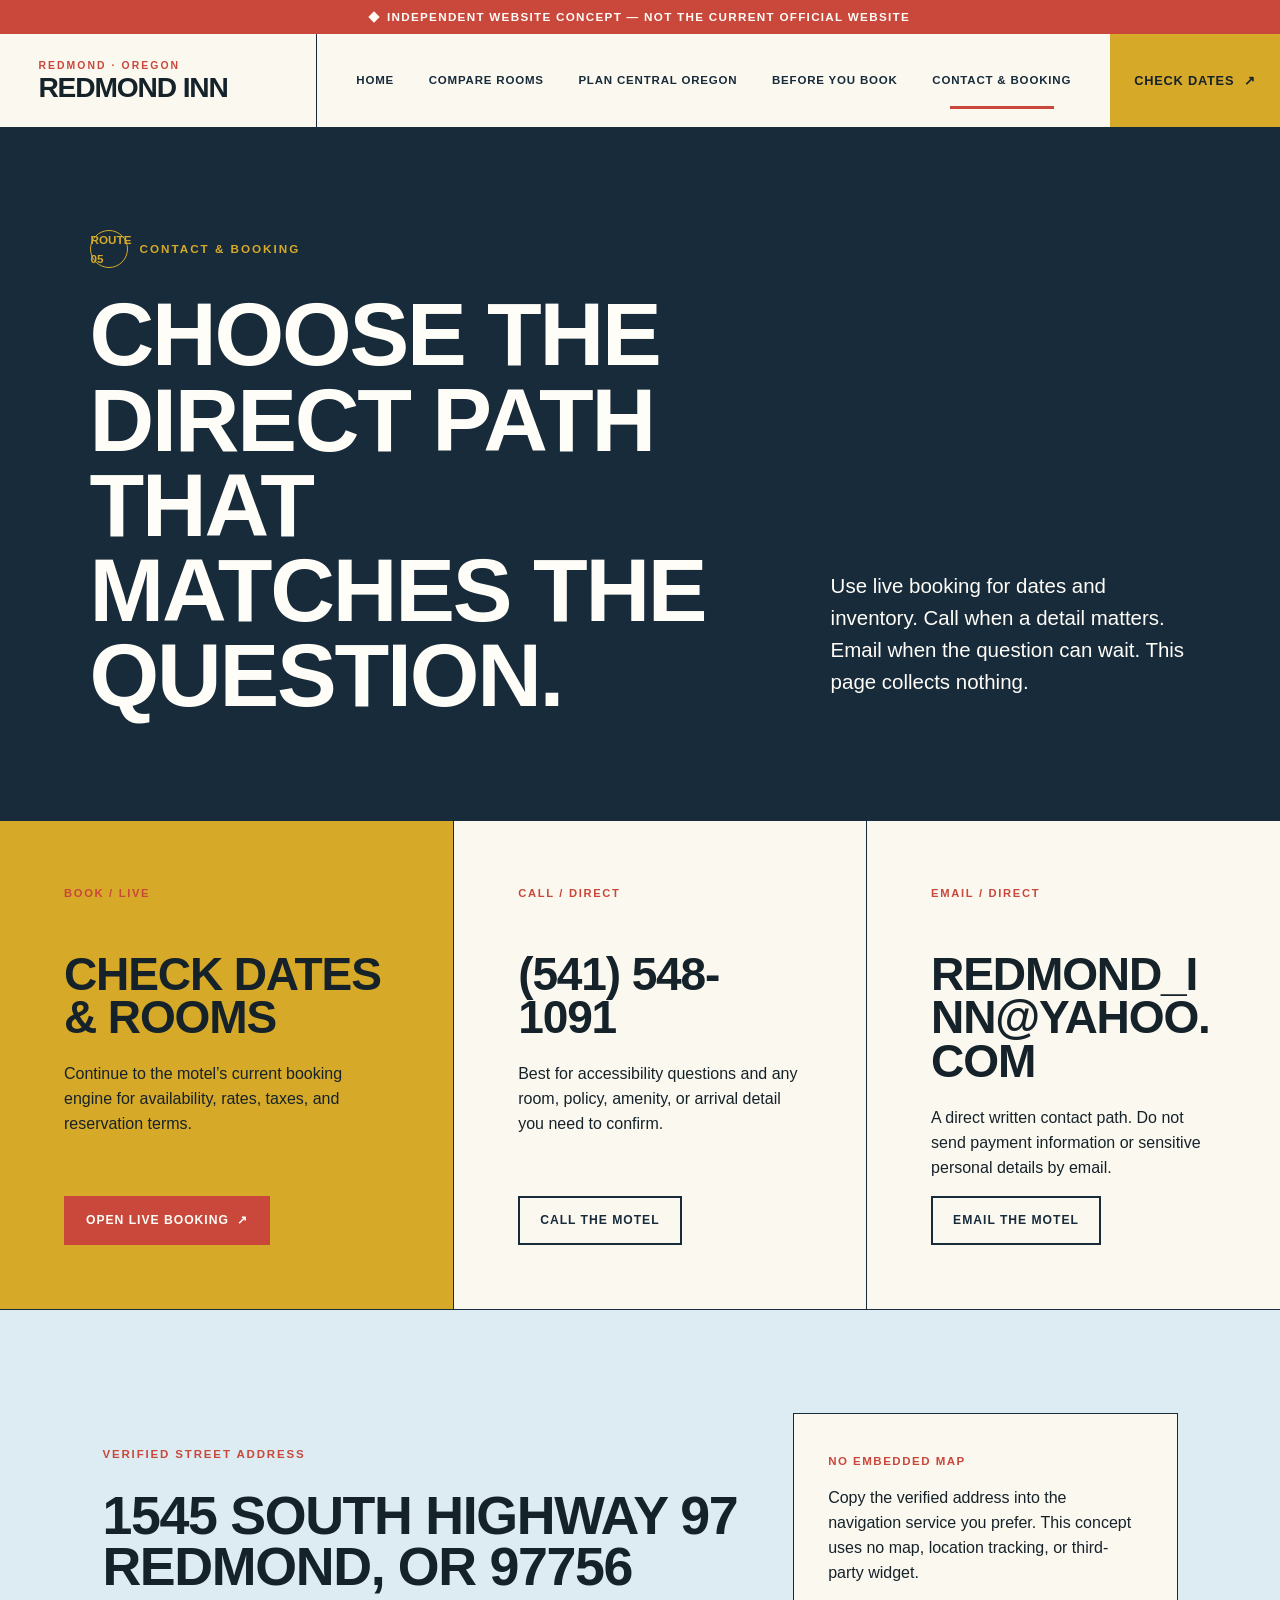
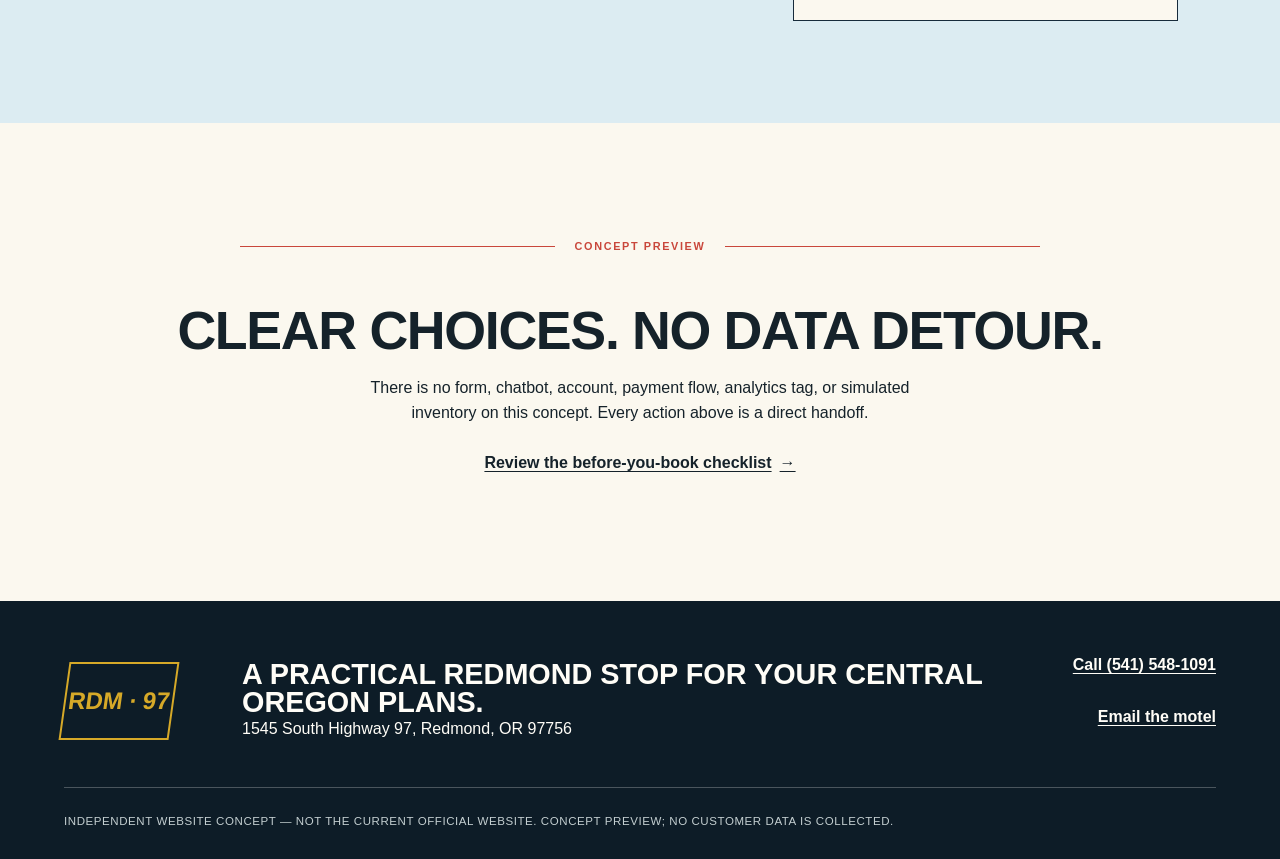
<file: contact-booking/index.html>
<!doctype html>
<html lang="en">
<head>
  <meta charset="utf-8">
  <meta name="viewport" content="width=device-width, initial-scale=1">
  <meta name="robots" content="noindex, nofollow, noarchive">
  <meta name="googlebot" content="noindex, nofollow, noarchive">
  <meta name="referrer" content="no-referrer">
  <meta http-equiv="X-UA-Compatible" content="IE=edge">
  <title>Contact & Booking | Redmond Inn Concept Preview</title>
  <meta name="description" content="Verified phone, email, address, and live booking handoffs for Redmond Inn.">
  <link rel="stylesheet" href="../assets/styles.css">
</head>
<body data-route="contact">
  
    <a class="skip-link" href="#main-content">Skip to main content</a>
    <div class="concept-strip"><span class="concept-dot" aria-hidden="true"></span>Independent website concept — not the current official website</div>
    <header class="site-header">
      <a class="brand" href="../index.html" aria-label="Redmond Inn concept home">
        <span class="brand-kicker">Redmond · Oregon</span>
        <span class="brand-name">Redmond Inn</span>
      </a>
      <button class="nav-toggle" type="button" aria-expanded="false" aria-controls="primary-nav"><span>Menu</span><span class="nav-toggle-mark" aria-hidden="true">+</span></button>
      <nav class="primary-nav" id="primary-nav" aria-label="Primary navigation"><a href="../index.html">Home</a><a href="../compare-rooms/index.html">Compare Rooms</a><a href="../plan-central-oregon/index.html">Plan Central Oregon</a><a href="../before-you-book/index.html">Before You Book</a><a href="../contact-booking/index.html" aria-current="page">Contact & Booking</a></nav>
      <a class="header-book" href="https://live.ipms247.com/booking/book-rooms-redmondinn">Check dates <span aria-hidden="true">↗</span></a>
    </header>
  <main id="main-content">
    <section class="page-heading contact-heading">
      <div>
        <p class="route-eyebrow"><span>Route 05</span>Contact & booking</p>
        <h1>Choose the direct path that matches the question.</h1>
      </div>
      <p class="lede">Use live booking for dates and inventory. Call when a detail matters. Email when the question can wait. This page collects nothing.</p>
    </section>

    <section class="contact-switchboard" aria-label="Contact and booking options">
      <article class="contact-card contact-card-book">
        <span class="contact-code">BOOK / LIVE</span><h2>Check dates & rooms</h2><p>Continue to the motel’s current booking engine for availability, rates, taxes, and reservation terms.</p><a class="button button-primary" href="https://live.ipms247.com/booking/book-rooms-redmondinn">Open live booking <span aria-hidden="true">↗</span></a>
      </article>
      <article class="contact-card">
        <span class="contact-code">CALL / DIRECT</span><h2>(541) 548-1091</h2><p>Best for accessibility questions and any room, policy, amenity, or arrival detail you need to confirm.</p><a class="button button-outline" href="tel:+15415481091">Call the motel</a>
      </article>
      <article class="contact-card">
        <span class="contact-code">EMAIL / DIRECT</span><h2>redmond_inn@yahoo.com</h2><p>A direct written contact path. Do not send payment information or sensitive personal details by email.</p><a class="button button-outline" href="mailto:redmond_inn@yahoo.com">Email the motel</a>
      </article>
    </section>

    <section class="address-panel" aria-labelledby="address-title">
      <div><span class="topo-label">Verified street address</span><h2 id="address-title">1545 South Highway 97<br>Redmond, OR 97756</h2></div>
      <div class="address-note"><strong>No embedded map</strong><p>Copy the verified address into the navigation service you prefer. This concept uses no map, location tracking, or third-party widget.</p></div>
    </section>

    <section class="contact-assurance">
      <div class="assurance-line" aria-hidden="true"><span></span><b>CONCEPT PREVIEW</b><span></span></div>
      <h2>Clear choices. No data detour.</h2>
      <p>There is no form, chatbot, account, payment flow, analytics tag, or simulated inventory on this concept. Every action above is a direct handoff.</p>
      <a class="text-link" href="../before-you-book/index.html">Review the before-you-book checklist <span aria-hidden="true">→</span></a>
    </section></main>
  
    <footer class="site-footer">
      <div class="footer-marker" aria-hidden="true">RDM · 97</div>
      <div>
        <p class="footer-title">A practical Redmond stop for your Central Oregon plans.</p>
        <p>1545 South Highway 97, Redmond, OR 97756</p>
      </div>
      <div class="footer-actions">
        <a href="tel:+15415481091">Call (541) 548-1091</a>
        <a href="mailto:redmond_inn@yahoo.com">Email the motel</a>
      </div>
      <p class="footer-concept">Independent website concept — not the current official website. Concept preview; no customer data is collected.</p>
    </footer>
    <script src="../assets/site.js" defer></script>
</body>
</html>
</file>
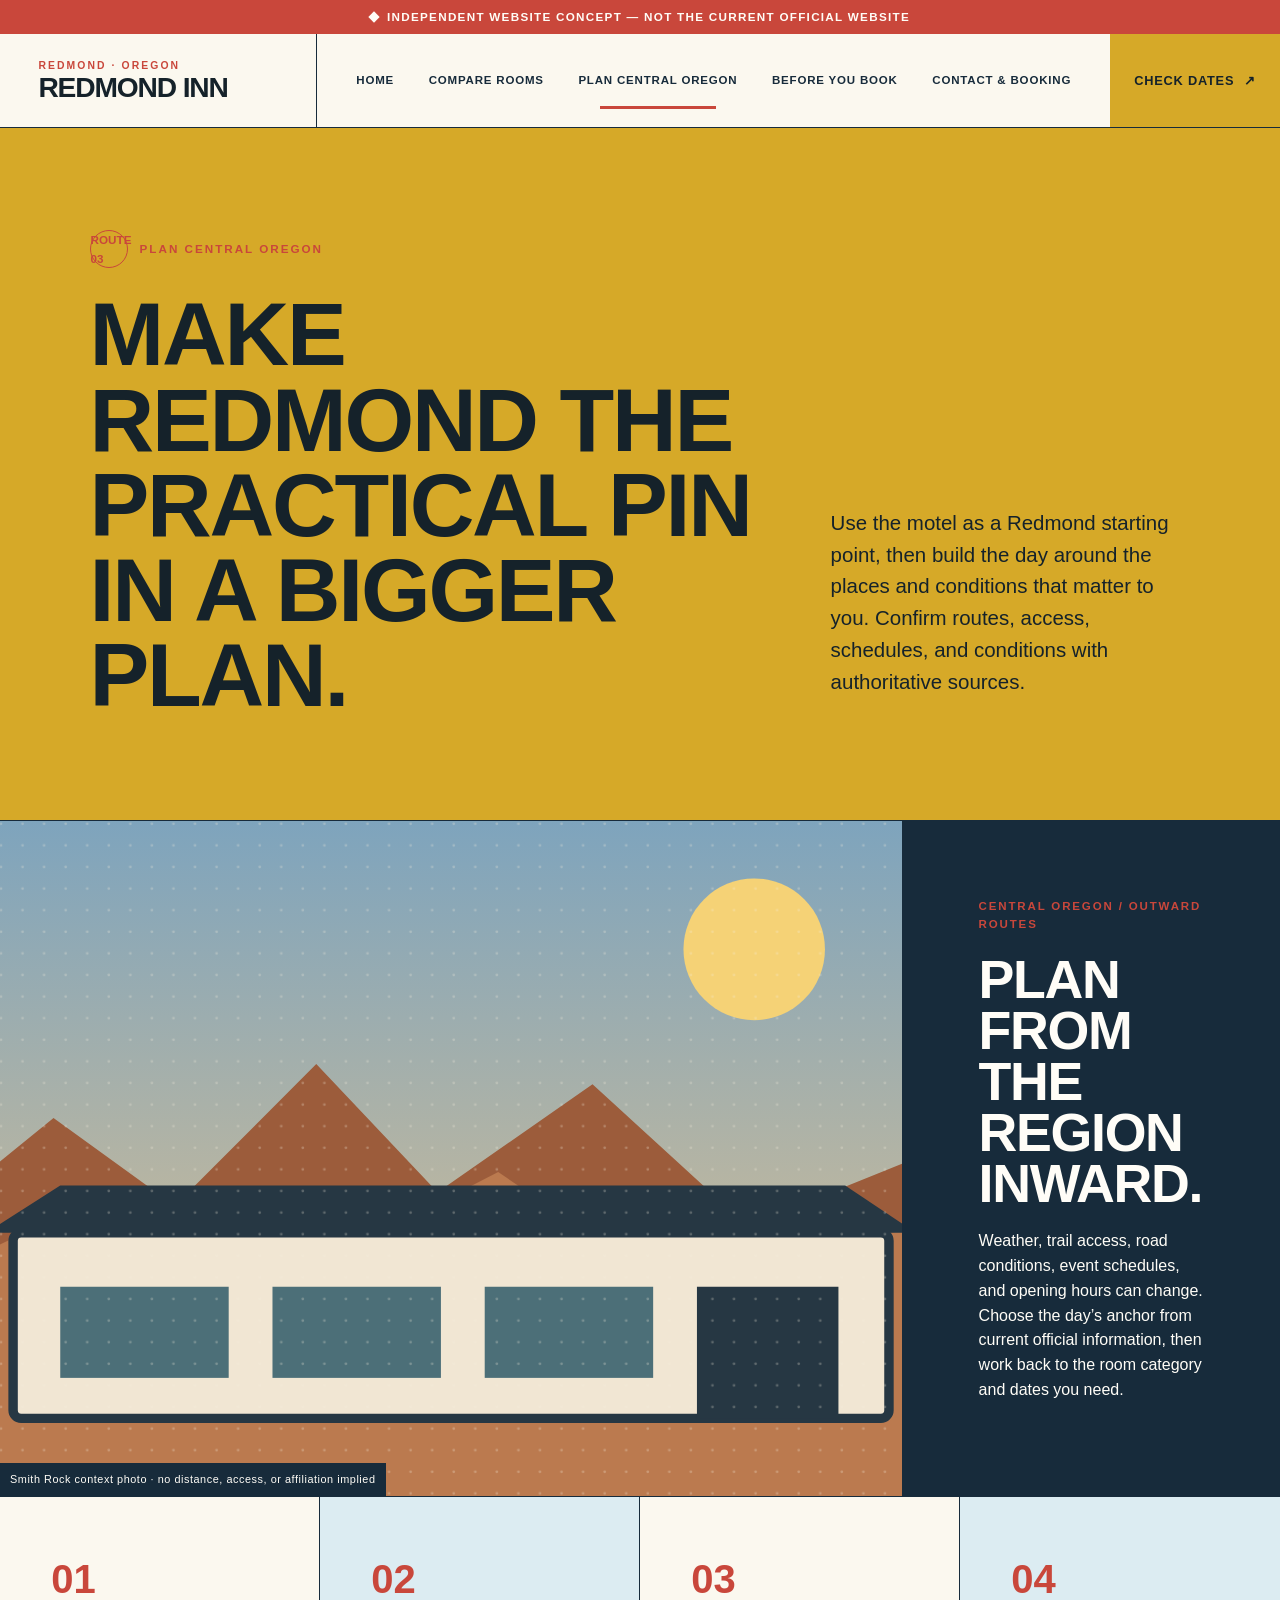
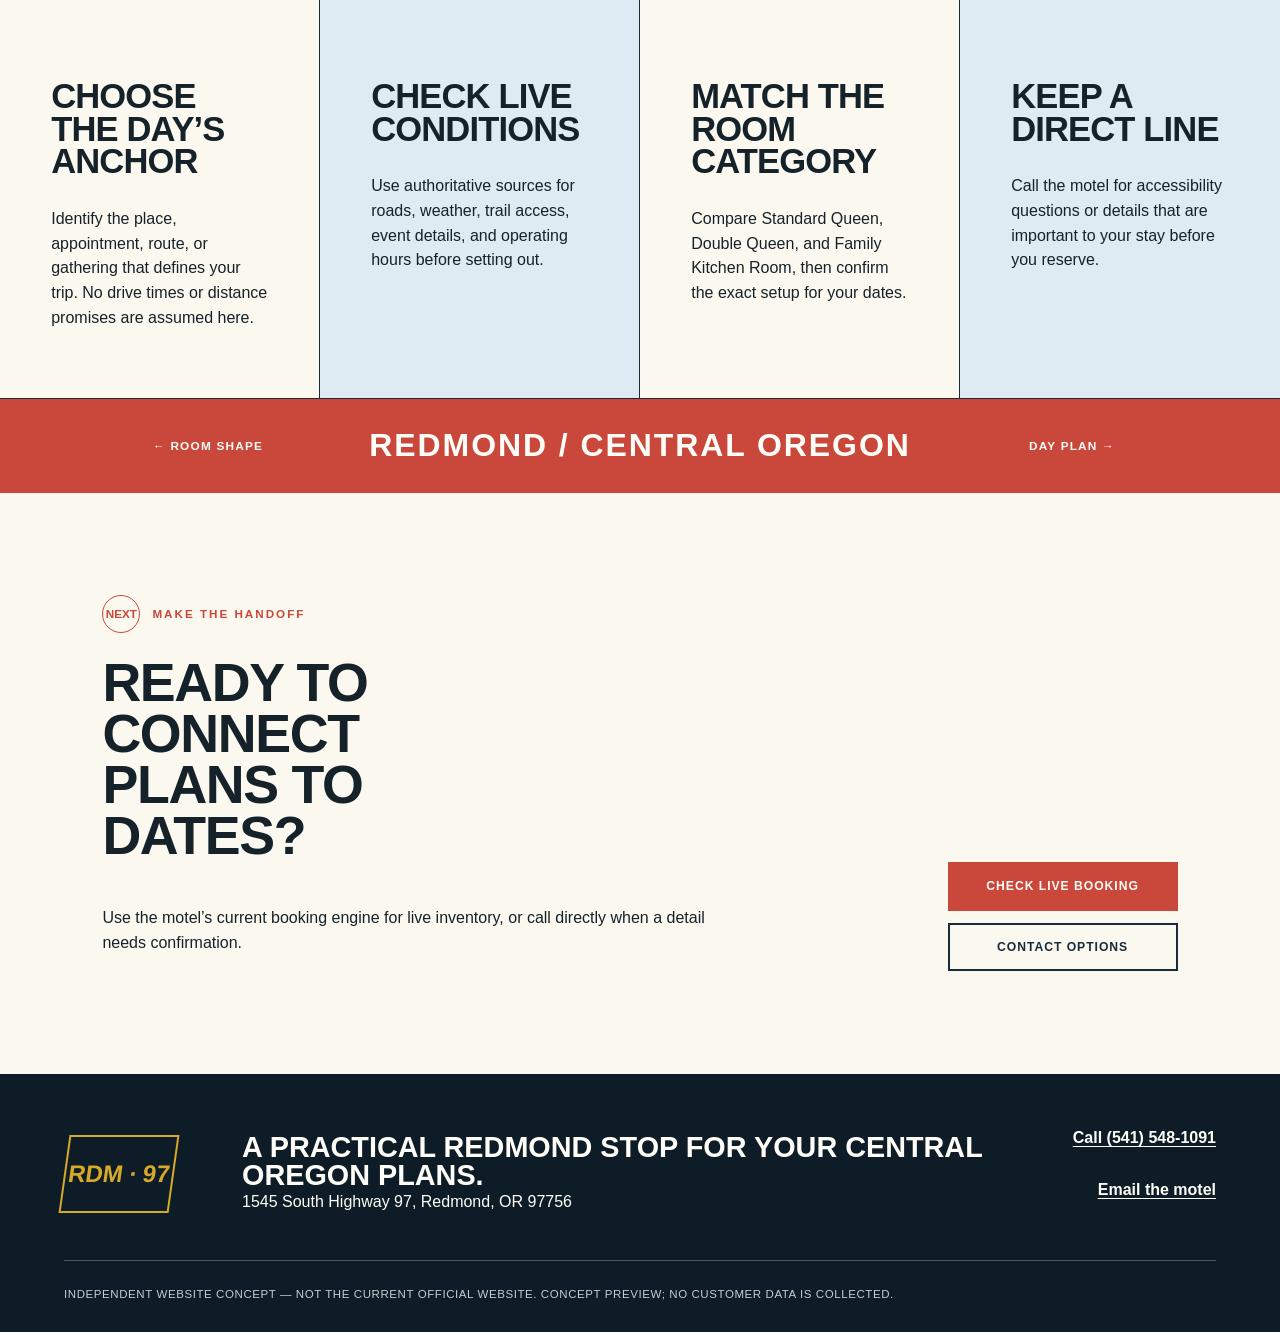
<file: plan-central-oregon/index.html>
<!doctype html>
<html lang="en">
<head>
  <meta charset="utf-8">
  <meta name="viewport" content="width=device-width, initial-scale=1">
  <meta name="robots" content="noindex, nofollow, noarchive">
  <meta name="googlebot" content="noindex, nofollow, noarchive">
  <meta name="referrer" content="no-referrer">
  <meta http-equiv="X-UA-Compatible" content="IE=edge">
  <title>Plan Central Oregon | Redmond Inn Concept Preview</title>
  <meta name="description" content="A practical, fact-safe path for planning a Central Oregon stay from Redmond.">
  <link rel="stylesheet" href="../assets/styles.css">
</head>
<body data-route="plan">
  
    <a class="skip-link" href="#main-content">Skip to main content</a>
    <div class="concept-strip"><span class="concept-dot" aria-hidden="true"></span>Independent website concept — not the current official website</div>
    <header class="site-header">
      <a class="brand" href="../index.html" aria-label="Redmond Inn concept home">
        <span class="brand-kicker">Redmond · Oregon</span>
        <span class="brand-name">Redmond Inn</span>
      </a>
      <button class="nav-toggle" type="button" aria-expanded="false" aria-controls="primary-nav"><span>Menu</span><span class="nav-toggle-mark" aria-hidden="true">+</span></button>
      <nav class="primary-nav" id="primary-nav" aria-label="Primary navigation"><a href="../index.html">Home</a><a href="../compare-rooms/index.html">Compare Rooms</a><a href="../plan-central-oregon/index.html" aria-current="page">Plan Central Oregon</a><a href="../before-you-book/index.html">Before You Book</a><a href="../contact-booking/index.html">Contact & Booking</a></nav>
      <a class="header-book" href="https://live.ipms247.com/booking/book-rooms-redmondinn">Check dates <span aria-hidden="true">↗</span></a>
    </header>
  <main id="main-content">
    <section class="page-heading plan-heading">
      <div>
        <p class="route-eyebrow"><span>Route 03</span>Plan Central Oregon</p>
        <h1>Make Redmond the practical pin in a bigger plan.</h1>
      </div>
      <p class="lede">Use the motel as a Redmond starting point, then build the day around the places and conditions that matter to you. Confirm routes, access, schedules, and conditions with authoritative sources.</p>
    </section>

    <section class="landscape-feature" aria-labelledby="landscape-title">
      <figure>
        <img class="landscape-image" src="../assets/public-art/desert-waystation.svg" alt="Rock formations and river landscape at Smith Rock in Central Oregon" loading="lazy" decoding="async">
        <figcaption>Smith Rock context photo · no distance, access, or affiliation implied</figcaption>
      </figure>
      <div class="landscape-copy">
        <span class="topo-label">Central Oregon / outward routes</span>
        <h2 id="landscape-title">Plan from the region inward.</h2>
        <p>Weather, trail access, road conditions, event schedules, and opening hours can change. Choose the day’s anchor from current official information, then work back to the room category and dates you need.</p>
      </div>
    </section>

    <section class="planning-grid" aria-label="Planning prompts">
      <article><span>01</span><h2>Choose the day’s anchor</h2><p>Identify the place, appointment, route, or gathering that defines your trip. No drive times or distance promises are assumed here.</p></article>
      <article><span>02</span><h2>Check live conditions</h2><p>Use authoritative sources for roads, weather, trail access, event details, and operating hours before setting out.</p></article>
      <article><span>03</span><h2>Match the room category</h2><p>Compare Standard Queen, Double Queen, and Family Kitchen Room, then confirm the exact setup for your dates.</p></article>
      <article><span>04</span><h2>Keep a direct line</h2><p>Call the motel for accessibility questions or details that are important to your stay before you reserve.</p></article>
    </section>

    <section class="direction-strip">
      <p><span aria-hidden="true">←</span> Room shape</p><strong>REDMOND / CENTRAL OREGON</strong><p>Day plan <span aria-hidden="true">→</span></p>
    </section>

    <section class="next-step-panel">
      <div><p class="route-eyebrow"><span>Next</span>Make the handoff</p><h2>Ready to connect plans to dates?</h2><p>Use the motel’s current booking engine for live inventory, or call directly when a detail needs confirmation.</p></div>
      <div class="stacked-actions"><a class="button button-primary" href="https://live.ipms247.com/booking/book-rooms-redmondinn">Check live booking</a><a class="button button-outline" href="../contact-booking/index.html">Contact options</a></div>
    </section></main>
  
    <footer class="site-footer">
      <div class="footer-marker" aria-hidden="true">RDM · 97</div>
      <div>
        <p class="footer-title">A practical Redmond stop for your Central Oregon plans.</p>
        <p>1545 South Highway 97, Redmond, OR 97756</p>
      </div>
      <div class="footer-actions">
        <a href="tel:+15415481091">Call (541) 548-1091</a>
        <a href="mailto:redmond_inn@yahoo.com">Email the motel</a>
      </div>
      <p class="footer-concept">Independent website concept — not the current official website. Concept preview; no customer data is collected.</p>
    </footer>
    <script src="../assets/site.js" defer></script>
</body>
</html>
</file>
<file: assets/styles.css>
:root {
  --basalt: #172b3b;
  --basalt-deep: #0d1c27;
  --sky: #dcecf2;
  --sand: #f3efe3;
  --paper: #fbf8ef;
  --gold: #d6a928;
  --green: #315c4c;
  --red: #c9473b;
  --ink: #15222a;
  --muted: #58666d;
  --line: #9ba6a4;
  --white: #fffdf7;
  --display: "Arial Narrow", "Bahnschrift Condensed", "Roboto Condensed", sans-serif;
  --body: Inter, Aptos, "Segoe UI", Arial, sans-serif;
  --max: 1440px;
}

*, *::before, *::after { box-sizing: border-box; }
html { scroll-behavior: smooth; }
body {
  margin: 0;
  min-width: 320px;
  overflow-x: hidden;
  background: var(--paper);
  color: var(--ink);
  font-family: var(--body);
  font-size: 16px;
  line-height: 1.55;
}
img { display: block; width: 100%; height: auto; }
a { color: inherit; text-underline-offset: 0.18em; }
button, a { -webkit-tap-highlight-color: transparent; }
button { font: inherit; }
h1, h2, h3, p, figure { margin-top: 0; }
h1, h2, h3 {
  font-family: var(--display);
  font-stretch: condensed;
  line-height: 0.95;
  letter-spacing: -0.025em;
  text-transform: uppercase;
}
h1 { max-width: 18ch; margin-bottom: 0.5em; font-size: clamp(3rem, 7vw, 7.4rem); }
h2 { font-size: clamp(2rem, 4.2vw, 4.3rem); }
p { max-width: 68ch; }
:focus-visible { outline: 4px solid var(--gold); outline-offset: 3px; }

.skip-link {
  position: fixed;
  z-index: 100;
  top: 12px;
  left: 12px;
  padding: 12px 16px;
  transform: translateY(-160%);
  background: var(--white);
  color: var(--basalt);
  font-weight: 800;
}
.skip-link:focus { transform: none; }
.concept-strip {
  display: flex;
  min-height: 34px;
  align-items: center;
  justify-content: center;
  gap: 9px;
  padding: 6px 18px;
  background: var(--red);
  color: var(--white);
  font-size: 0.73rem;
  font-weight: 800;
  letter-spacing: 0.11em;
  text-align: center;
  text-transform: uppercase;
}
.concept-dot { width: 8px; height: 8px; background: var(--white); transform: rotate(45deg); }
.site-header {
  position: relative;
  z-index: 20;
  display: grid;
  grid-template-columns: minmax(170px, 0.8fr) minmax(540px, 2fr) auto;
  min-height: 94px;
  align-items: stretch;
  border-bottom: 1px solid var(--basalt);
  background: var(--paper);
}
.brand {
  display: flex;
  min-height: 44px;
  flex-direction: column;
  justify-content: center;
  padding: 14px clamp(18px, 3vw, 52px);
  border-right: 1px solid var(--basalt);
  text-decoration: none;
}
.brand-kicker { color: var(--red); font-size: 0.65rem; font-weight: 900; letter-spacing: 0.2em; text-transform: uppercase; }
.brand-name { font-family: var(--display); font-size: clamp(1.55rem, 2.2vw, 2.4rem); font-weight: 900; letter-spacing: -0.04em; line-height: 1; text-transform: uppercase; }
.primary-nav { display: flex; align-items: stretch; justify-content: center; }
.primary-nav a {
  position: relative;
  display: flex;
  min-height: 44px;
  align-items: center;
  padding: 12px clamp(9px, 1.35vw, 22px);
  color: var(--basalt);
  font-size: 0.72rem;
  font-weight: 800;
  letter-spacing: 0.07em;
  text-align: center;
  text-decoration: none;
  text-transform: uppercase;
}
.primary-nav a::after { position: absolute; right: 20%; bottom: 18px; left: 20%; height: 3px; background: var(--red); content: ""; transform: scaleX(0); }
.primary-nav a:hover::after, .primary-nav a[aria-current="page"]::after { transform: scaleX(1); }
.header-book {
  display: flex;
  min-width: 155px;
  min-height: 44px;
  align-items: center;
  justify-content: center;
  gap: 10px;
  padding: 16px 24px;
  background: var(--gold);
  font-size: 0.8rem;
  font-weight: 900;
  letter-spacing: 0.06em;
  text-decoration: none;
  text-transform: uppercase;
}
.nav-toggle { display: none; }

main { max-width: var(--max); margin: 0 auto; }
.route-eyebrow { display: flex; align-items: center; gap: 12px; margin-bottom: 24px; color: var(--red); font-size: 0.73rem; font-weight: 900; letter-spacing: 0.17em; text-transform: uppercase; }
.route-eyebrow span { display: grid; width: 38px; height: 38px; place-items: center; border: 1px solid currentColor; border-radius: 50%; letter-spacing: 0; }
.lede { max-width: 58ch; font-size: clamp(1.05rem, 1.6vw, 1.35rem); line-height: 1.55; }
.button {
  display: inline-flex;
  min-height: 48px;
  align-items: center;
  justify-content: center;
  gap: 8px;
  padding: 13px 20px;
  border: 2px solid transparent;
  font-size: 0.76rem;
  font-weight: 900;
  letter-spacing: 0.08em;
  text-align: center;
  text-decoration: none;
  text-transform: uppercase;
}
.button-primary { background: var(--red); color: var(--white); }
.button-dark { background: var(--basalt); color: var(--white); }
.button-outline { border-color: var(--basalt); background: transparent; color: var(--basalt); }
.button:hover { filter: brightness(1.1); }
.text-link { display: inline-flex; min-height: 44px; align-items: center; gap: 8px; font-weight: 800; }
.topo-label { color: var(--red); font-size: 0.72rem; font-weight: 900; letter-spacing: 0.16em; text-transform: uppercase; }

.home-masthead {
  display: grid;
  min-height: 740px;
  grid-template-columns: minmax(0, 1.15fr) minmax(360px, 0.85fr) 270px;
  grid-template-rows: 1fr;
  background: var(--sky);
  border-bottom: 1px solid var(--basalt);
}
.masthead-photo { position: relative; min-height: 700px; overflow: hidden; }
.hero-image { height: 100%; object-fit: cover; }
.photo-label { position: absolute; bottom: 0; left: 0; max-width: none; margin: 0; padding: 8px 12px; background: rgba(13,28,39,0.9); color: var(--white); font-size: 0.66rem; letter-spacing: 0.08em; text-transform: uppercase; }
.masthead-copy { display: flex; flex-direction: column; justify-content: center; padding: clamp(40px, 5vw, 88px); border-left: 1px solid var(--basalt); }
.masthead-copy h1 { font-size: clamp(3.4rem, 6.2vw, 6.8rem); }
.masthead-actions { display: flex; flex-wrap: wrap; align-items: center; gap: 18px; margin-top: 20px; }
.decision-rail { background: var(--basalt); color: var(--white); }
.decision-rail ol { height: 100%; margin: 0; padding: 0; list-style: none; }
.decision-rail li { display: grid; min-height: 33.333%; grid-template-columns: 38px 1fr; align-content: center; gap: 6px 12px; padding: 28px 24px; border-bottom: 1px solid rgba(255,255,255,0.28); }
.decision-rail li:last-child { border-bottom: 0; }
.decision-rail li > span { grid-row: 1 / span 2; color: var(--gold); font-family: var(--display); font-size: 2rem; font-weight: 900; line-height: 1; }
.decision-rail a { display: flex; min-height: 44px; align-items: center; font-family: var(--display); font-size: 1.35rem; font-weight: 900; line-height: 1; text-transform: uppercase; }
.decision-rail small { color: #c7d1d1; font-size: 0.74rem; line-height: 1.45; }
.route-band { display: grid; grid-template-columns: repeat(3, 1fr); border-bottom: 1px solid var(--basalt); background: var(--gold); }
.route-band p { margin: 0; padding: 15px clamp(18px, 3vw, 44px); border-right: 1px solid var(--basalt); font-size: 0.78rem; font-weight: 800; text-transform: uppercase; }
.route-band p:last-child { border-right: 0; }
.route-band span { margin-right: 10px; color: var(--red); font-size: 0.67rem; letter-spacing: 0.12em; }
.content-grid { display: grid; grid-template-columns: 0.9fr 1.1fr; border-bottom: 1px solid var(--basalt); }
.section-intro { padding: clamp(60px, 7vw, 110px) clamp(24px, 6vw, 90px); background: var(--paper); }
.section-intro h2 { max-width: 10ch; }
.room-key-stack { padding: clamp(36px, 5vw, 74px); background: var(--green); }
.room-key-stack a { display: grid; grid-template-columns: 90px 1fr auto; min-height: 110px; align-items: center; padding: 20px; border-bottom: 1px solid rgba(255,255,255,0.4); color: var(--white); text-decoration: none; }
.room-key-stack a:hover { background: rgba(255,255,255,0.08); }
.room-key-stack span { color: var(--gold); font-size: 0.72rem; font-weight: 900; letter-spacing: 0.12em; }
.room-key-stack strong { font-family: var(--display); font-size: clamp(1.7rem, 3vw, 3rem); text-transform: uppercase; }
.room-key-stack em { font-size: 0.7rem; font-style: normal; font-weight: 800; letter-spacing: 0.06em; text-align: right; text-transform: uppercase; }
.arrival-story { display: grid; grid-template-columns: 0.8fr 1.2fr; }
.arrival-copy { padding: clamp(60px, 7vw, 110px) clamp(24px, 6vw, 90px); background: var(--sky); }
.arrival-copy h2 { max-width: 10ch; }
.arrival-wide { position: relative; min-height: 470px; margin: 0; }
.wide-image { height: 100%; object-fit: cover; }
figcaption { padding: 8px 10px; background: var(--basalt); color: var(--white); font-size: 0.68rem; letter-spacing: 0.05em; }
.arrival-wide figcaption { position: absolute; right: 0; bottom: 0; }
.office-pair { display: grid; grid-column: 1 / -1; grid-template-columns: 1fr 1fr; }
.office-pair figure { margin: 0; border-top: 1px solid var(--basalt); }
.office-pair figure + figure { border-left: 1px solid var(--basalt); }
.office-pair img { aspect-ratio: 16 / 8; object-fit: cover; }

.page-heading { display: grid; grid-template-columns: minmax(0, 1.2fr) minmax(330px, 0.65fr); align-items: end; gap: clamp(30px, 6vw, 110px); min-height: 480px; padding: clamp(60px, 8vw, 120px) clamp(24px, 7vw, 104px); border-bottom: 1px solid var(--basalt); }
.page-heading h1 { margin-bottom: 0; }
.rooms-heading { background: var(--sky); }
.plan-heading { background: var(--gold); }
.before-heading { background: var(--green); color: var(--white); }
.before-heading .route-eyebrow { color: var(--gold); }
.contact-heading { background: var(--basalt); color: var(--white); }
.contact-heading .route-eyebrow { color: var(--gold); }

.comparator { display: grid; grid-template-columns: 0.65fr 1fr 1fr; border-bottom: 1px solid var(--basalt); }
.comparator-label, .comparator-result { padding: clamp(28px, 4vw, 56px); }
.comparator-label { background: var(--basalt); color: var(--white); }
.comparator-label span, .comparator-result > span { color: var(--gold); font-size: 0.68rem; font-weight: 900; letter-spacing: 0.16em; text-transform: uppercase; }
.comparator-label p { margin: 15px 0 0; font-family: var(--display); font-size: 2rem; font-weight: 800; line-height: 1; text-transform: uppercase; }
.comparator-controls { display: grid; }
.comparator-controls button { display: grid; grid-template-columns: 40px 1fr; min-height: 72px; align-items: center; border: 0; border-bottom: 1px solid var(--basalt); background: var(--paper); color: var(--basalt); text-align: left; text-transform: uppercase; cursor: pointer; }
.comparator-controls button:last-child { border-bottom: 0; }
.comparator-controls button[aria-pressed="true"] { background: var(--red); color: var(--white); }
.comparator-controls button span { font-family: var(--display); font-size: 1.5rem; font-weight: 900; text-align: center; }
.comparator-result { border-left: 1px solid var(--basalt); background: var(--gold); }
.comparator-result strong { display: block; margin: 12px 0; font-family: var(--display); font-size: clamp(2rem, 4vw, 4rem); line-height: 0.95; text-transform: uppercase; }
.room-list { background: var(--paper); }
.room-card { display: grid; grid-template-columns: minmax(300px, 0.65fr) minmax(0, 1.35fr); border-bottom: 1px solid var(--basalt); scroll-margin-top: 20px; }
.room-card[data-selected="true"] { box-shadow: inset 9px 0 var(--red); }
.room-card-heading { padding: clamp(42px, 6vw, 86px); }
.room-number { color: var(--red); font-size: 0.72rem; font-weight: 900; letter-spacing: 0.16em; }
.room-card h2 { margin: 20px 0; }
.room-gallery { display: grid; min-height: 430px; border-left: 1px solid var(--basalt); }
.room-gallery-2 { grid-template-columns: 1fr 1fr; }
.room-gallery-3 { grid-template-columns: 1fr 1fr; grid-template-rows: 1fr 1fr; }
.room-gallery-3 img:first-child { grid-row: 1 / -1; }
.room-gallery img { height: 100%; min-height: 0; object-fit: cover; }
.room-gallery img + img { border-left: 1px solid var(--basalt); }
.room-gallery-3 img:nth-child(3) { border-top: 1px solid var(--basalt); }
.confirm-grid { display: grid; grid-column: 1 / -1; grid-template-columns: repeat(4, 1fr); margin: 0; border-top: 1px solid var(--basalt); }
.confirm-grid div { padding: 22px clamp(16px, 2.5vw, 32px); border-right: 1px solid var(--basalt); }
.confirm-grid div:last-child { border-right: 0; }
.confirm-grid dt { color: var(--red); font-size: 0.66rem; font-weight: 900; letter-spacing: 0.1em; text-transform: uppercase; }
.confirm-grid dd { margin: 6px 0 0; font-weight: 750; }
.card-actions { display: flex; grid-column: 1 / -1; align-items: center; gap: 22px; padding: 22px clamp(20px, 4vw, 56px); border-top: 1px solid var(--basalt); background: var(--sky); }
.truth-callout { display: grid; grid-template-columns: 180px 1fr auto; align-items: center; gap: 36px; padding: clamp(45px, 6vw, 85px); background: var(--gold); }
.truth-callout h2 { max-width: 14ch; margin-bottom: 12px; }
.truth-marker { display: grid; aspect-ratio: 1; place-items: center; border: 2px solid var(--basalt); border-radius: 50%; font-family: var(--display); font-weight: 900; text-align: center; text-transform: uppercase; }

.landscape-feature { display: grid; grid-template-columns: 1.55fr 0.65fr; border-bottom: 1px solid var(--basalt); }
.landscape-feature figure { position: relative; min-height: 620px; margin: 0; }
.landscape-image { height: 100%; object-fit: cover; }
.landscape-feature figcaption { position: absolute; bottom: 0; left: 0; }
.landscape-copy { display: flex; flex-direction: column; justify-content: end; padding: clamp(45px, 6vw, 90px); background: var(--basalt); color: var(--white); }
.landscape-copy h2 { margin: 20px 0; }
.planning-grid { display: grid; grid-template-columns: repeat(4, 1fr); }
.planning-grid article { min-height: 370px; padding: clamp(30px, 4vw, 58px); border-right: 1px solid var(--basalt); border-bottom: 1px solid var(--basalt); }
.planning-grid article:last-child { border-right: 0; }
.planning-grid article:nth-child(even) { background: var(--sky); }
.planning-grid article > span { display: block; margin-bottom: 70px; color: var(--red); font-family: var(--display); font-size: 2.5rem; font-weight: 900; }
.planning-grid h2 { font-size: clamp(1.8rem, 2.7vw, 2.8rem); }
.direction-strip { display: grid; grid-template-columns: 1fr 2fr 1fr; align-items: center; padding: 22px clamp(22px, 5vw, 70px); background: var(--red); color: var(--white); text-align: center; }
.direction-strip p { margin: 0; font-size: 0.74rem; font-weight: 900; letter-spacing: 0.1em; text-transform: uppercase; }
.direction-strip strong { font-family: var(--display); font-size: clamp(1.4rem, 2.5vw, 2.8rem); letter-spacing: 0.06em; }
.next-step-panel { display: grid; grid-template-columns: 1fr auto; align-items: end; gap: 40px; padding: clamp(60px, 8vw, 120px); background: var(--paper); }
.next-step-panel h2 { max-width: 13ch; }
.stacked-actions { display: grid; min-width: 230px; gap: 12px; }

.confirmation-board { display: grid; grid-template-columns: 0.7fr 1.3fr; border-bottom: 1px solid var(--basalt); }
.board-intro { padding: clamp(45px, 6vw, 90px); background: var(--gold); }
.board-intro > span { font-size: 0.7rem; font-weight: 900; letter-spacing: 0.15em; text-transform: uppercase; }
.board-intro h2 { margin-top: 60px; }
.confirmation-list details { border-bottom: 1px solid var(--basalt); background: var(--paper); }
.confirmation-list details:last-child { border-bottom: 0; }
.confirmation-list summary { display: grid; min-height: 76px; grid-template-columns: 52px 1fr 30px; align-items: center; padding: 14px 24px; font-family: var(--display); font-size: clamp(1.3rem, 2.4vw, 2.2rem); font-weight: 900; line-height: 1; text-transform: uppercase; cursor: pointer; }
.confirmation-list summary::marker { content: ""; }
.confirmation-list summary span { color: var(--red); font-size: 1rem; }
.confirmation-list summary b { font-size: 1.8rem; font-weight: 400; }
.confirmation-list details[open] summary b { transform: rotate(45deg); }
.confirmation-list details p { margin: 0; padding: 0 70px 26px 76px; color: var(--muted); }
.call-path { display: grid; grid-template-columns: 150px 1fr auto; align-items: center; gap: clamp(26px, 5vw, 70px); padding: clamp(50px, 7vw, 100px); background: var(--sky); }
.call-path-marker { display: grid; aspect-ratio: 1; place-items: center; border: 2px solid var(--basalt); border-radius: 50%; font-family: var(--display); font-size: 2rem; font-weight: 900; line-height: 0.9; text-align: center; }
.call-path h2 { max-width: 15ch; margin: 20px 0; }
.booking-boundary { display: grid; grid-template-columns: 0.8fr 1fr 0.7fr; gap: 60px; padding: clamp(55px, 7vw, 100px); background: var(--basalt); color: var(--white); }
.booking-boundary > div > span { color: var(--gold); font-size: 0.68rem; font-weight: 900; letter-spacing: 0.15em; text-transform: uppercase; }
.booking-boundary ul { margin: 0; padding: 0; list-style: none; }
.booking-boundary li { padding: 12px 0; border-bottom: 1px solid rgba(255,255,255,0.3); font-weight: 800; }

.contact-switchboard { display: grid; grid-template-columns: 1.1fr 1fr 1fr; }
.contact-card { display: flex; min-width: 0; min-height: 430px; flex-direction: column; align-items: flex-start; padding: clamp(38px, 5vw, 72px); border-right: 1px solid var(--basalt); border-bottom: 1px solid var(--basalt); background: var(--paper); }
.contact-card:last-child { border-right: 0; }
.contact-card-book { background: var(--gold); }
.contact-code { color: var(--red); font-size: 0.7rem; font-weight: 900; letter-spacing: 0.15em; }
.contact-card h2 { margin: 50px 0 22px; overflow-wrap: anywhere; font-size: clamp(2rem, 3.6vw, 3.8rem); }
.contact-card .button { margin-top: auto; }
.address-panel { display: grid; grid-template-columns: 1.25fr 0.75fr; align-items: center; gap: 50px; padding: clamp(55px, 8vw, 115px); background: var(--sky); }
.address-panel h2 { margin: 24px 0 0; }
.address-note { padding: 34px; border: 1px solid var(--basalt); background: var(--paper); }
.address-note strong { color: var(--red); font-size: 0.72rem; letter-spacing: 0.13em; text-transform: uppercase; }
.address-note p { margin: 14px 0 0; }
.contact-assurance { padding: clamp(60px, 9vw, 130px) 24px; text-align: center; }
.contact-assurance h2 { margin: 50px auto 20px; }
.contact-assurance p { margin-right: auto; margin-left: auto; }
.assurance-line { display: grid; max-width: 800px; grid-template-columns: 1fr auto 1fr; align-items: center; gap: 20px; margin: 0 auto; color: var(--red); font-size: 0.68rem; letter-spacing: 0.15em; }
.assurance-line span { height: 1px; background: var(--red); }

.site-footer {
  display: grid;
  max-width: var(--max);
  grid-template-columns: 140px 1fr auto;
  align-items: center;
  gap: 38px;
  margin: 0 auto;
  padding: 52px clamp(24px, 5vw, 72px) 28px;
  background: var(--basalt-deep);
  color: var(--white);
}
.footer-marker { display: grid; width: 110px; height: 78px; place-items: center; border: 2px solid var(--gold); color: var(--gold); font-family: var(--display); font-size: 1.5rem; font-weight: 900; transform: skew(-8deg); }
.footer-title { margin-bottom: 8px; font-family: var(--display); font-size: 1.8rem; font-weight: 900; line-height: 1; text-transform: uppercase; }
.site-footer p { margin-bottom: 0; }
.footer-actions { display: grid; gap: 8px; text-align: right; }
.footer-actions a { min-height: 44px; font-weight: 800; }
.footer-concept { grid-column: 1 / -1; max-width: none; padding-top: 25px; border-top: 1px solid rgba(255,255,255,0.25); color: #c3ced0; font-size: 0.72rem; letter-spacing: 0.05em; text-transform: uppercase; }

@media (max-width: 1100px) {
  .site-header { grid-template-columns: 1fr auto auto; }
  .nav-toggle { display: flex; min-width: 110px; min-height: 44px; align-items: center; justify-content: space-between; gap: 18px; padding: 14px 20px; border: 0; border-right: 1px solid var(--basalt); background: var(--paper); font-size: 0.72rem; font-weight: 900; letter-spacing: 0.1em; text-transform: uppercase; cursor: pointer; }
  .nav-toggle-mark { font-size: 1.6rem; font-weight: 400; }
  .nav-toggle[aria-expanded="true"] .nav-toggle-mark { transform: rotate(45deg); }
  .primary-nav { position: absolute; top: 100%; right: 0; left: 0; display: none; flex-direction: column; border-bottom: 1px solid var(--basalt); background: var(--paper); box-shadow: 0 18px 24px rgba(13,28,39,0.18); }
  .primary-nav[data-open="true"] { display: flex; }
  .primary-nav a { justify-content: center; border-top: 1px solid #c6ccc8; }
  .home-masthead { grid-template-columns: minmax(0, 1.05fr) minmax(340px, 0.95fr); grid-template-rows: 1fr auto; }
  .decision-rail { grid-column: 1 / -1; }
  .decision-rail ol { display: grid; grid-template-columns: repeat(3, 1fr); }
  .decision-rail li { min-height: 160px; border-right: 1px solid rgba(255,255,255,0.28); border-bottom: 0; }
  .decision-rail li:last-child { border-right: 0; }
  .comparator { grid-template-columns: 0.7fr 1fr; }
  .comparator-result { grid-column: 1 / -1; border-top: 1px solid var(--basalt); border-left: 0; }
  .planning-grid { grid-template-columns: repeat(2, 1fr); }
  .planning-grid article:nth-child(2) { border-right: 0; }
  .truth-callout { grid-template-columns: 130px 1fr; }
  .truth-callout .button { grid-column: 2; justify-self: start; }
  .booking-boundary { grid-template-columns: 1fr 1fr; }
  .booking-boundary > p { grid-column: 1 / -1; }
  .contact-switchboard { grid-template-columns: 1fr 1fr; }
  .contact-card-book { grid-column: 1 / -1; min-height: 340px; }
}

@media (max-width: 760px) {
  h1 { font-size: clamp(3rem, 14vw, 5rem); }
  h2 { font-size: clamp(2rem, 10vw, 3.5rem); }
  .concept-strip { min-height: 44px; font-size: 0.62rem; }
  .site-header { grid-template-columns: 1fr auto; min-height: 76px; }
  .brand { padding: 12px 18px; border-right: 0; }
  .header-book { display: none; }
  .nav-toggle { min-width: 104px; border-left: 1px solid var(--basalt); border-right: 0; }
  .home-masthead { display: flex; min-height: 0; flex-direction: column; }
  .masthead-photo { min-height: 330px; order: 2; }
  .masthead-copy { order: 1; padding: 48px 22px 42px; border-left: 0; }
  .masthead-copy h1 { font-size: clamp(3.25rem, 16vw, 5.2rem); }
  .decision-rail { order: 3; }
  .decision-rail ol { grid-template-columns: 1fr; }
  .decision-rail li { min-height: 140px; border-right: 0; border-bottom: 1px solid rgba(255,255,255,0.28); }
  .route-band { grid-template-columns: 1fr; }
  .route-band p { border-right: 0; border-bottom: 1px solid var(--basalt); }
  .route-band p:last-child { border-bottom: 0; }
  .content-grid, .arrival-story, .page-heading, .landscape-feature, .confirmation-board, .address-panel { grid-template-columns: 1fr; }
  .section-intro, .arrival-copy { padding: 58px 22px; }
  .room-key-stack { padding: 22px; }
  .room-key-stack a { grid-template-columns: 58px 1fr; min-height: 100px; padding: 14px 5px; }
  .room-key-stack em { display: none; }
  .arrival-wide { min-height: 340px; }
  .office-pair { grid-template-columns: 1fr; }
  .office-pair figure + figure { border-left: 0; }
  .office-pair img { aspect-ratio: 4 / 3; }
  .page-heading { min-height: 520px; align-items: end; gap: 25px; padding: 60px 22px; }
  .page-heading .lede { margin-bottom: 0; }
  .comparator { grid-template-columns: 1fr; }
  .comparator-result { grid-column: auto; }
  .room-card { grid-template-columns: 1fr; }
  .room-card-heading { padding: 55px 22px 36px; }
  .room-gallery { min-height: 500px; border-top: 1px solid var(--basalt); border-left: 0; }
  .room-gallery-2, .room-gallery-3 { grid-template-columns: 1fr; grid-template-rows: repeat(2, minmax(240px, 1fr)); }
  .room-gallery-3 { grid-template-rows: repeat(3, minmax(240px, 1fr)); }
  .room-gallery-3 img:first-child { grid-row: auto; }
  .room-gallery img + img { border-top: 1px solid var(--basalt); border-left: 0; }
  .confirm-grid { grid-template-columns: 1fr 1fr; }
  .confirm-grid div:nth-child(2) { border-right: 0; }
  .confirm-grid div:nth-child(-n+2) { border-bottom: 1px solid var(--basalt); }
  .card-actions { flex-direction: column; align-items: stretch; }
  .truth-callout { grid-template-columns: 1fr; padding: 55px 22px; }
  .truth-marker { width: 120px; }
  .truth-callout .button { grid-column: auto; }
  .landscape-feature figure { min-height: 430px; }
  .landscape-copy { padding: 55px 22px; }
  .planning-grid { grid-template-columns: 1fr; }
  .planning-grid article { min-height: 310px; border-right: 0; }
  .planning-grid article:nth-child(even) { background: var(--sky); }
  .planning-grid article > span { margin-bottom: 50px; }
  .direction-strip { grid-template-columns: 1fr; gap: 6px; }
  .direction-strip p { display: none; }
  .next-step-panel { grid-template-columns: 1fr; padding: 60px 22px; }
  .stacked-actions { min-width: 0; }
  .board-intro { padding: 55px 22px; }
  .board-intro h2 { margin-top: 45px; }
  .confirmation-list summary { grid-template-columns: 42px 1fr 24px; padding: 14px; }
  .confirmation-list details p { padding: 0 26px 24px 58px; }
  .call-path { grid-template-columns: 1fr; padding: 60px 22px; }
  .call-path-marker { width: 120px; }
  .booking-boundary { grid-template-columns: 1fr; gap: 35px; padding: 60px 22px; }
  .booking-boundary > p { grid-column: auto; }
  .contact-switchboard { grid-template-columns: 1fr; }
  .contact-card-book { grid-column: auto; }
  .contact-card { min-height: 380px; border-right: 0; }
  .address-panel { gap: 35px; padding: 60px 22px; }
  .contact-assurance { padding: 70px 22px; }
  .site-footer { grid-template-columns: 1fr; gap: 24px; padding: 48px 22px 24px; }
  .footer-actions { text-align: left; }
}

@media (prefers-reduced-motion: reduce) {
  html { scroll-behavior: auto; }
  *, *::before, *::after { scroll-behavior: auto !important; transition-duration: 0.01ms !important; animation-duration: 0.01ms !important; animation-iteration-count: 1 !important; }
}

@media print {
  .nav-toggle, .header-book, .masthead-actions, .card-actions, .stacked-actions { display: none !important; }
  body { background: white; color: black; }
  .concept-strip, .site-footer, .decision-rail, .landscape-copy, .booking-boundary { background: white; color: black; }
}
</file>
